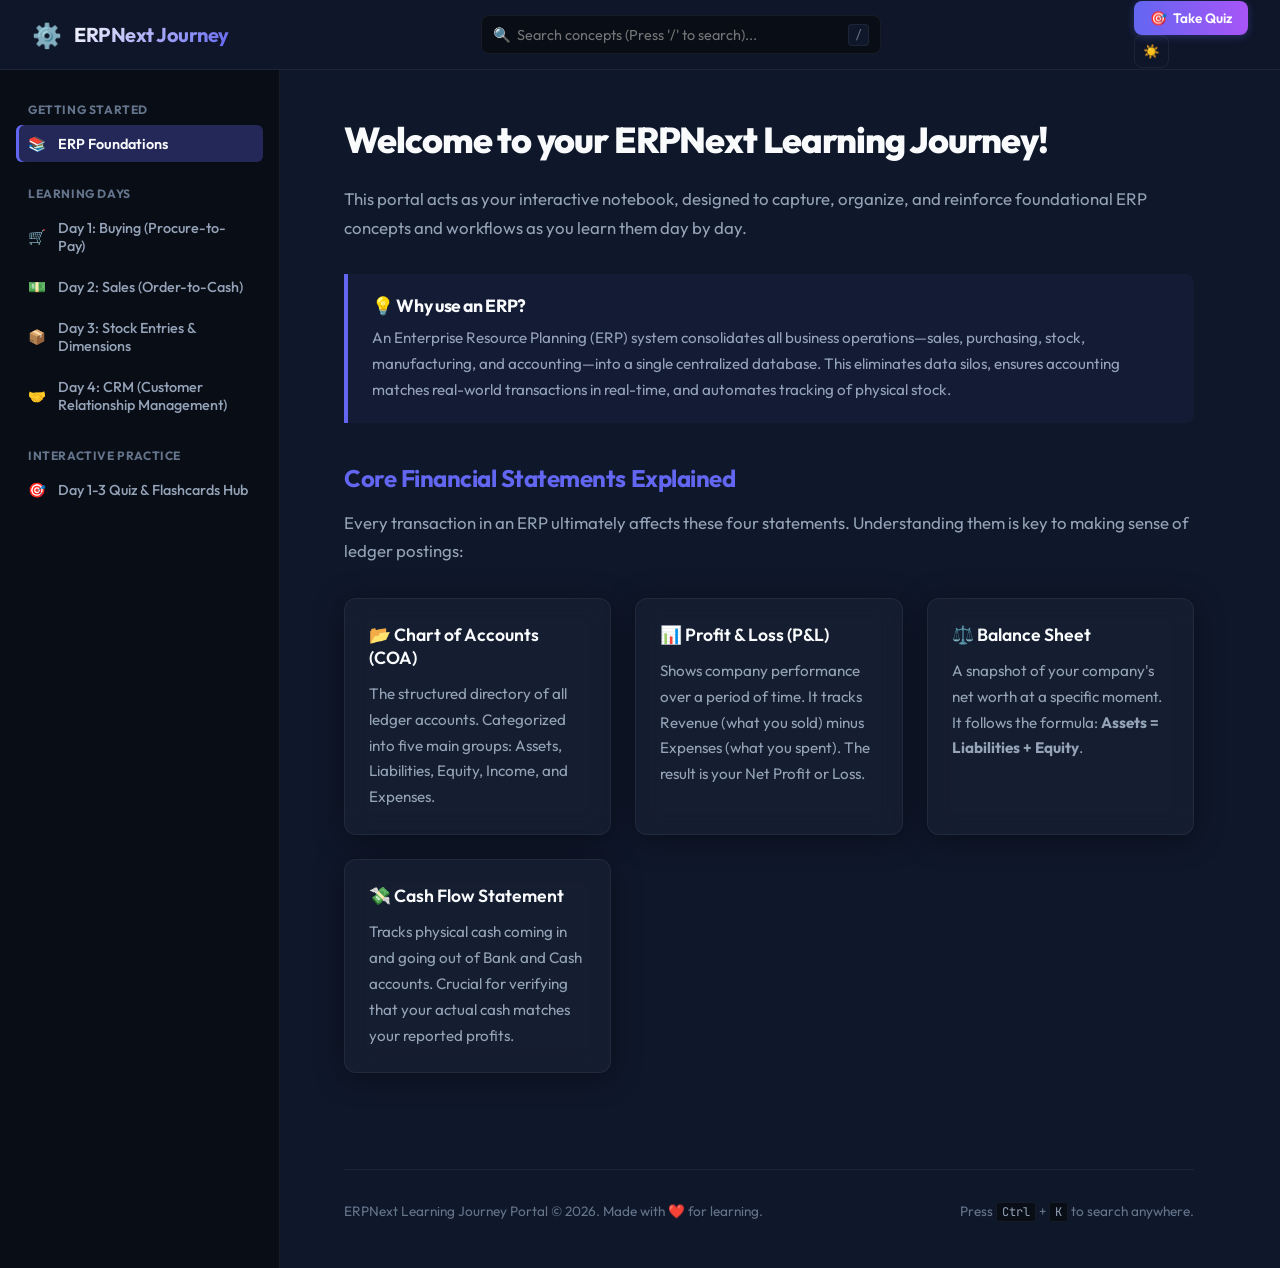
<file: index.html>
<!DOCTYPE html>
<html lang="en" data-theme="dark">
<head>
  <meta charset="UTF-8">
  <meta name="viewport" content="width=device-width, initial-scale=1.0">
  <title>ERPNext Learning Journey Portal</title>
  <!-- Google Fonts -->
  <link rel="preconnect" href="https://fonts.googleapis.com">
  <link rel="preconnect" href="https://fonts.gstatic.com" crossorigin>
  <link href="https://fonts.googleapis.com/css2?family=Outfit:wght@300;400;500;600;700;800&family=JetBrains+Mono:wght@400;500&display=swap" rel="stylesheet">
  <!-- Stylesheet -->
  <link rel="stylesheet" href="styles.css">
</head>
<body>

  <!-- App Container -->
  <div class="app-layout">
    
    <!-- Top Navigation Bar -->
    <header class="navbar">
      <div class="nav-brand">
        <span class="logo-icon">⚙️</span>
        <h1>ERPNext Journey</h1>
      </div>
      
      <!-- Search Input -->
      <div class="search-container">
        <span class="search-icon">🔍</span>
        <input type="text" id="search-input" placeholder="Search concepts (Press '/' to search)..." autocomplete="off">
        <kbd class="shortcut">/</kbd>
      </div>
      
      <!-- Theme Switcher & Quiz Link -->
      <div class="nav-actions">
        <a href="quizNow.html" class="quiz-nav-btn" style="background: linear-gradient(90deg, #6366f1, #a855f7); color: white; padding: 0.5rem 1rem; border-radius: 8px; font-weight: 600; font-size: 0.85rem; text-decoration: none; display: flex; align-items: center; gap: 0.4rem; box-shadow: 0 2px 8px rgba(99,102,241,0.3); transition: transform 0.2s ease;" onmouseover="this.style.transform='scale(1.05)'" onmouseout="this.style.transform='scale(1)'">
          <span>🎯</span> Take Quiz
        </a>
        <button id="theme-toggle" class="theme-btn" title="Toggle Theme">
          <span class="icon-sun">☀️</span>
          <span class="icon-moon">🌙</span>
        </button>
      </div>
      
      <!-- Mobile Sidebar Toggle -->
      <button id="mobile-toggle" class="mobile-toggle-btn">
        <span class="hamburger"></span>
      </button>
    </header>

    <!-- Sidebar Navigation -->
    <aside class="sidebar" id="sidebar">
      <nav class="sidebar-nav" id="sidebar-nav">
        <!-- Sidebar links will be dynamically populated from docsData by app.js -->
      </nav>
    </aside>

    <!-- Main Content Container -->
    <main class="content-wrapper" id="content-wrapper">
      <article class="content-body" id="content-body">
        <!-- Content will be dynamically rendered here based on active page -->
      </article>
      
      <!-- Footer -->
      <footer class="content-footer">
        <p>ERPNext Learning Journey Portal &copy; 2026. Made with ❤️ for learning.</p>
        <p class="small">Press <kbd>Ctrl</kbd> + <kbd>K</kbd> to search anywhere.</p>
      </footer>
    </main>
  </div>

  <!-- Documentation Content Script -->
  <script src="docs-content.js"></script>
  <!-- Application Logic Script -->
  <script src="app.js"></script>
</body>
</html>
</file>
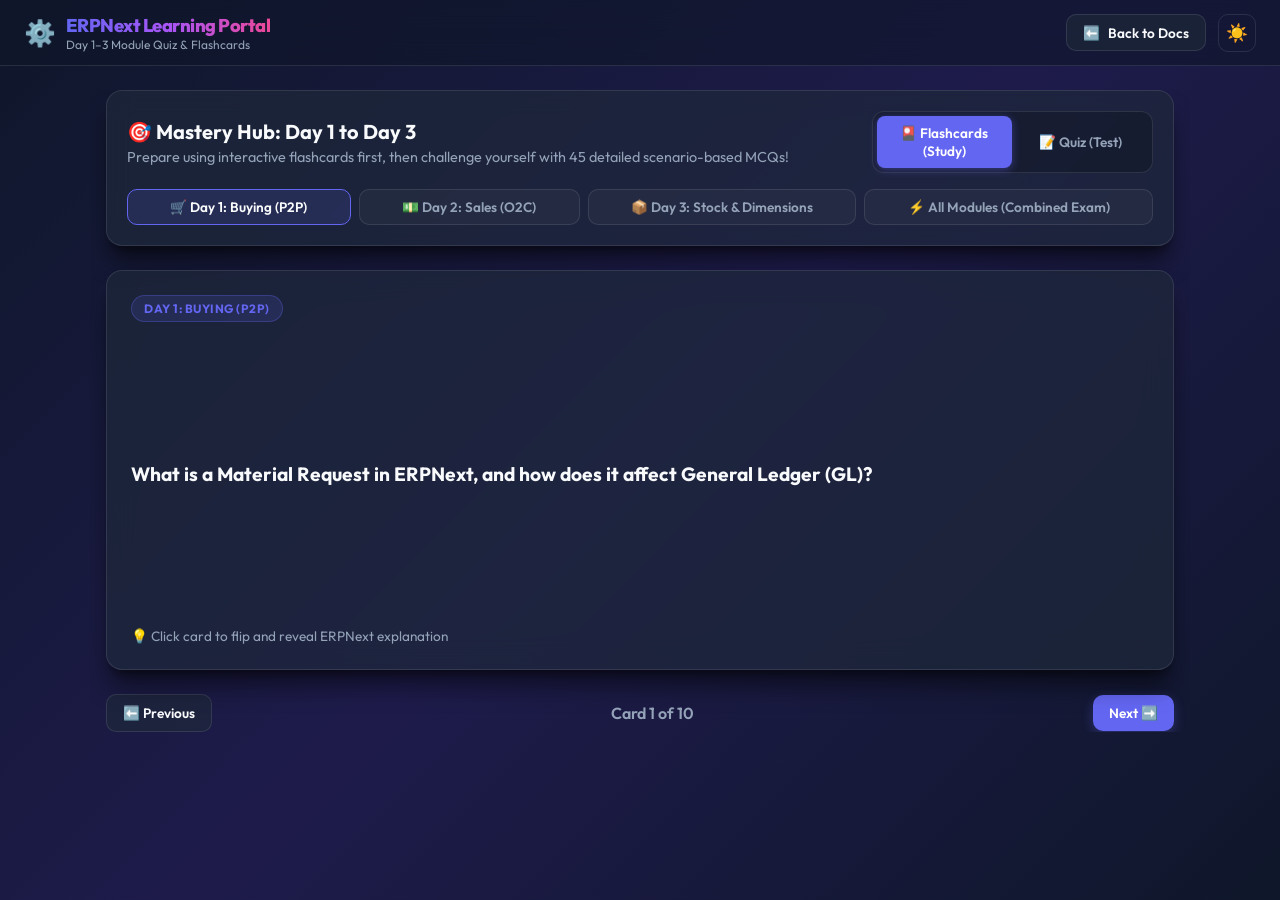
<file: quizNow.html>
<!DOCTYPE html>
<html lang="en" data-theme="dark">
<head>
  <meta charset="UTF-8">
  <meta name="viewport" content="width=device-width, initial-scale=1.0">
  <title>ERPNext Mastery Quiz & Flashcards (Day 1-3)</title>
  <!-- Google Fonts -->
  <link rel="preconnect" href="https://fonts.googleapis.com">
  <link rel="preconnect" href="https://fonts.gstatic.com" crossorigin>
  <link href="https://fonts.googleapis.com/css2?family=Outfit:wght@300;400;500;600;700;800&family=JetBrains+Mono:wght@400;500;600&display=swap" rel="stylesheet">
  
  <style>
    :root {
      --bg-gradient: linear-gradient(135deg, #0f172a 0%, #1e1b4b 50%, #0f172a 100%);
      --bg-card: rgba(30, 41, 59, 0.7);
      --bg-card-hover: rgba(51, 65, 85, 0.8);
      --border-color: rgba(255, 255, 255, 0.1);
      --text-main: #f8fafc;
      --text-muted: #94a3b8;
      --accent-primary: #6366f1;
      --accent-hover: #4f46e5;
      --accent-light: rgba(99, 102, 241, 0.15);
      
      --color-correct: #10b981;
      --color-correct-bg: rgba(16, 185, 129, 0.15);
      --color-correct-border: #10b981;
      
      --color-wrong: #f43f5e;
      --color-wrong-bg: rgba(244, 63, 94, 0.15);
      --color-wrong-border: #f43f5e;
      
      --color-info: #3b82f6;
      --color-info-bg: rgba(59, 130, 246, 0.15);
      
      --shadow-lg: 0 20px 25px -5px rgba(0, 0, 0, 0.5), 0 8px 10px -6px rgba(0, 0, 0, 0.5);
      --radius: 16px;
    }

    [data-theme="light"] {
      --bg-gradient: linear-gradient(135deg, #f8fafc 0%, #e2e8f0 50%, #f1f5f9 100%);
      --bg-card: rgba(255, 255, 255, 0.85);
      --bg-card-hover: rgba(241, 245, 249, 0.95);
      --border-color: rgba(0, 0, 0, 0.1);
      --text-main: #0f172a;
      --text-muted: #64748b;
      --accent-primary: #4f46e5;
      --accent-hover: #4338ca;
      --accent-light: rgba(79, 70, 229, 0.1);
      
      --color-correct-bg: rgba(16, 185, 129, 0.12);
      --color-wrong-bg: rgba(244, 63, 94, 0.12);
      --shadow-lg: 0 20px 25px -5px rgba(0, 0, 0, 0.08);
    }

    html, body {
      overflow-x: hidden;
      width: 100%;
      max-width: 100vw;
    }

    * {
      box-sizing: border-box;
      margin: 0;
      padding: 0;
      font-family: 'Outfit', -apple-system, BlinkMacSystemFont, sans-serif;
      overflow-wrap: break-word;
      word-break: break-word;
    }

    body {
      background: var(--bg-gradient);
      color: var(--text-main);
      min-height: 100vh;
      display: flex;
      flex-direction: column;
      padding-bottom: 3rem;
      transition: background 0.3s ease;
    }

    code, pre {
      font-family: 'JetBrains Mono', monospace;
    }

    /* Top Navigation Header */
    .header {
      background: rgba(15, 23, 42, 0.6);
      backdrop-filter: blur(16px);
      border-bottom: 1px solid var(--border-color);
      position: sticky;
      top: 0;
      z-index: 100;
      padding: 0.85rem 1.5rem;
      display: flex;
      justify-content: space-between;
      align-items: center;
      flex-wrap: wrap;
      gap: 0.75rem;
      width: 100%;
      max-width: 100vw;
      overflow-x: hidden;
    }

    .brand {
      display: flex;
      align-items: center;
      gap: 0.6rem;
      text-decoration: none;
      color: var(--text-main);
    }

    .brand-logo {
      font-size: 1.6rem;
    }

    .brand-title {
      font-size: 1.15rem;
      font-weight: 800;
      letter-spacing: -0.5px;
      background: linear-gradient(90deg, #6366f1, #a855f7, #ec4899);
      -webkit-background-clip: text;
      -webkit-text-fill-color: transparent;
    }

    .header-actions {
      display: flex;
      align-items: center;
      gap: 0.75rem;
    }

    .btn {
      padding: 0.55rem 1rem;
      border-radius: 10px;
      font-weight: 600;
      font-size: 0.85rem;
      cursor: pointer;
      border: none;
      transition: all 0.2s ease;
      display: inline-flex;
      align-items: center;
      gap: 0.5rem;
      text-decoration: none;
    }

    .btn-primary {
      background: var(--accent-primary);
      color: #fff;
      box-shadow: 0 4px 12px rgba(99, 102, 241, 0.3);
    }

    .btn-primary:hover {
      background: var(--accent-hover);
      transform: translateY(-2px);
    }

    .btn-secondary {
      background: var(--bg-card);
      color: var(--text-main);
      border: 1px solid var(--border-color);
    }

    .btn-secondary:hover {
      background: var(--bg-card-hover);
      transform: translateY(-1px);
    }

    .theme-toggle-btn {
      background: transparent;
      border: 1px solid var(--border-color);
      color: var(--text-main);
      width: 38px;
      height: 38px;
      border-radius: 10px;
      cursor: pointer;
      display: flex;
      align-items: center;
      justify-content: center;
      font-size: 1.1rem;
    }

    /* Container */
    .main-container {
      max-width: 1100px;
      margin: 1.5rem auto;
      padding: 0 1rem;
      width: 100%;
      overflow-x: hidden;
    }

    /* App Control Bar */
    .control-card {
      background: var(--bg-card);
      backdrop-filter: blur(12px);
      border: 1px solid var(--border-color);
      border-radius: var(--radius);
      padding: 1.25rem;
      margin-bottom: 1.5rem;
      box-shadow: var(--shadow-lg);
      width: 100%;
    }

    .control-header {
      display: flex;
      justify-content: space-between;
      align-items: flex-start;
      flex-direction: column;
      gap: 1rem;
      margin-bottom: 1rem;
    }

    @media (min-width: 640px) {
      .control-header {
        flex-direction: row;
        align-items: center;
      }
    }

    .control-title {
      font-size: 1.25rem;
      font-weight: 700;
    }

    .mode-switch {
      display: flex;
      background: rgba(0, 0, 0, 0.2);
      padding: 4px;
      border-radius: 12px;
      border: 1px solid var(--border-color);
      width: 100%;
    }

    @media (min-width: 640px) {
      .mode-switch {
        width: auto;
      }
    }

    .mode-btn {
      flex: 1;
      padding: 0.5rem 0.85rem;
      border-radius: 8px;
      border: none;
      background: transparent;
      color: var(--text-muted);
      font-weight: 600;
      font-size: 0.85rem;
      cursor: pointer;
      transition: all 0.2s ease;
      text-align: center;
    }

    .mode-btn.active {
      background: var(--accent-primary);
      color: #fff;
      box-shadow: 0 2px 8px rgba(99, 102, 241, 0.4);
    }

    /* Module Tabs */
    .module-tabs {
      display: flex;
      gap: 0.5rem;
      flex-wrap: wrap;
      width: 100%;
    }

    .module-tab {
      flex: 1 1 auto;
      text-align: center;
      padding: 0.5rem 0.85rem;
      border-radius: 10px;
      border: 1px solid var(--border-color);
      background: rgba(255, 255, 255, 0.03);
      color: var(--text-muted);
      font-weight: 600;
      font-size: 0.85rem;
      cursor: pointer;
      white-space: normal;
      transition: all 0.2s ease;
    }

    .module-tab:hover {
      background: rgba(255, 255, 255, 0.08);
      color: var(--text-main);
    }

    .module-tab.active {
      background: var(--accent-light);
      border-color: var(--accent-primary);
      color: var(--text-main);
    }

    /* ------------------------------------------------------------- */
    /* FLASHCARD MODE STYLES                                         */
    /* ------------------------------------------------------------- */
    .flashcard-wrapper {
      perspective: 1000px;
      margin: 1.5rem 0;
      width: 100%;
    }

    .flashcard {
      width: 100%;
      min-height: 400px;
      position: relative;
      transform-style: preserve-3d;
      transition: transform 0.6s cubic-bezier(0.4, 0, 0.2, 1);
      cursor: pointer;
      border-radius: var(--radius);
    }

    .flashcard.flipped {
      transform: rotateY(180deg);
    }

    .flashcard-face {
      position: absolute;
      top: 0;
      left: 0;
      width: 100%;
      height: 100%;
      backface-visibility: hidden;
      border-radius: var(--radius);
      border: 1px solid var(--border-color);
      background: var(--bg-card);
      backdrop-filter: blur(16px);
      box-shadow: var(--shadow-lg);
      padding: 1.5rem;
      display: flex;
      flex-direction: column;
      justify-content: space-between;
      overflow-y: auto;
    }

    .flashcard-back {
      transform: rotateY(180deg);
      background: rgba(15, 23, 42, 0.95);
      border-color: var(--accent-primary);
    }

    [data-theme="light"] .flashcard-back {
      background: #ffffff;
    }

    .flashcard-badge {
      align-self: flex-start;
      padding: 0.3rem 0.75rem;
      border-radius: 20px;
      font-size: 0.75rem;
      font-weight: 700;
      text-transform: uppercase;
      letter-spacing: 0.5px;
      background: var(--accent-light);
      color: var(--accent-primary);
      border: 1px solid rgba(99, 102, 241, 0.3);
    }

    .flashcard-question {
      font-size: 1.2rem;
      font-weight: 700;
      line-height: 1.5;
      margin: 1.2rem 0;
    }

    .flashcard-hint {
      color: var(--text-muted);
      font-size: 0.85rem;
      display: flex;
      align-items: center;
      gap: 0.5rem;
    }

    .flashcard-answer-text {
      font-size: 1rem;
      line-height: 1.55;
      color: var(--text-main);
      white-space: pre-line;
    }

    .flashcard-analogy {
      background: rgba(59, 130, 246, 0.1);
      border-left: 4px solid var(--color-info);
      padding: 0.85rem;
      border-radius: 8px;
      margin-top: 0.85rem;
      font-size: 0.9rem;
    }

    .flashcard-controls {
      display: flex;
      justify-content: space-between;
      align-items: center;
      margin-top: 1.2rem;
      gap: 0.5rem;
    }

    /* ------------------------------------------------------------- */
    /* QUIZ MODE STYLES                                              */
    /* ------------------------------------------------------------- */
    .quiz-card {
      background: var(--bg-card);
      backdrop-filter: blur(12px);
      border: 1px solid var(--border-color);
      border-radius: var(--radius);
      padding: 1.5rem;
      box-shadow: var(--shadow-lg);
      width: 100%;
    }

    .quiz-header {
      display: flex;
      justify-content: space-between;
      align-items: center;
      margin-bottom: 1.2rem;
      padding-bottom: 0.85rem;
      border-bottom: 1px solid var(--border-color);
      flex-wrap: wrap;
      gap: 0.5rem;
    }

    .quiz-progress-bar-container {
      width: 100%;
      height: 8px;
      background: rgba(255, 255, 255, 0.1);
      border-radius: 4px;
      overflow: hidden;
      margin-bottom: 1.5rem;
    }

    .quiz-progress-bar {
      height: 100%;
      background: linear-gradient(90deg, #6366f1, #a855f7);
      width: 0%;
      transition: width 0.3s ease;
    }

    .question-title {
      font-size: 1.15rem;
      font-weight: 700;
      line-height: 1.45;
      margin-bottom: 1.2rem;
    }

    .options-grid {
      display: grid;
      grid-template-columns: 1fr;
      gap: 0.85rem;
      margin-bottom: 1.5rem;
    }

    .option-btn {
      background: rgba(255, 255, 255, 0.03);
      border: 1px solid var(--border-color);
      border-radius: 12px;
      padding: 1rem;
      text-align: left;
      color: var(--text-main);
      font-size: 0.95rem;
      font-weight: 500;
      cursor: pointer;
      transition: all 0.2s ease;
      display: flex;
      align-items: center;
      gap: 0.85rem;
      width: 100%;
    }

    .option-btn:hover {
      background: rgba(99, 102, 241, 0.1);
      border-color: var(--accent-primary);
      transform: translateX(4px);
    }

    .option-btn.selected {
      background: var(--accent-light);
      border-color: var(--accent-primary);
      box-shadow: 0 0 0 2px var(--accent-primary);
    }

    .option-letter {
      width: 30px;
      height: 30px;
      border-radius: 8px;
      background: rgba(255, 255, 255, 0.1);
      display: flex;
      align-items: center;
      justify-content: center;
      font-weight: 700;
      font-size: 0.85rem;
      flex-shrink: 0;
    }

    .quiz-footer {
      display: flex;
      justify-content: space-between;
      align-items: center;
      gap: 0.75rem;
      flex-wrap: wrap;
    }

    .quiz-footer .btn {
      flex: 1 1 auto;
      justify-content: center;
    }

    /* ------------------------------------------------------------- */
    /* RESULTS & REVIEW SCREEN                                       */
    /* ------------------------------------------------------------- */
    .results-card {
      background: var(--bg-card);
      backdrop-filter: blur(16px);
      border: 1px solid var(--border-color);
      border-radius: var(--radius);
      padding: 1.5rem;
      box-shadow: var(--shadow-lg);
      width: 100%;
    }

    .score-hero {
      text-align: center;
      padding: 1.5rem 0.75rem;
      background: rgba(0, 0, 0, 0.2);
      border-radius: var(--radius);
      margin-bottom: 1.5rem;
      border: 1px solid var(--border-color);
    }

    .score-number {
      font-size: 3rem;
      font-weight: 800;
      background: linear-gradient(90deg, #10b981, #3b82f6);
      -webkit-background-clip: text;
      -webkit-text-fill-color: transparent;
      margin: 0.5rem 0;
    }

    .score-badge {
      display: inline-block;
      padding: 0.4rem 1.2rem;
      border-radius: 20px;
      font-weight: 700;
      font-size: 0.95rem;
      margin-top: 0.75rem;
    }

    .review-filter-bar {
      display: flex;
      gap: 0.5rem;
      margin-bottom: 1.25rem;
      border-bottom: 1px solid var(--border-color);
      padding-bottom: 0.85rem;
      flex-wrap: wrap;
    }

    .filter-btn {
      flex: 1 1 auto;
      padding: 0.45rem 0.75rem;
      border-radius: 8px;
      border: 1px solid var(--border-color);
      background: transparent;
      color: var(--text-muted);
      cursor: pointer;
      font-weight: 600;
      font-size: 0.8rem;
      text-align: center;
    }

    .filter-btn.active {
      background: var(--accent-primary);
      color: #fff;
      border-color: var(--accent-primary);
    }

    /* Question Review Item */
    .review-item {
      border-radius: 12px;
      padding: 1.15rem;
      margin-bottom: 1.2rem;
      border: 1px solid var(--border-color);
      background: rgba(0, 0, 0, 0.15);
      transition: all 0.2s ease;
      width: 100%;
    }

    .review-item.is-correct {
      border-color: var(--color-correct-border);
      background: var(--color-correct-bg);
    }

    .review-item.is-wrong {
      border-color: var(--color-wrong-border);
      background: var(--color-wrong-bg);
    }

    .review-header {
      display: flex;
      justify-content: space-between;
      align-items: center;
      margin-bottom: 0.75rem;
      flex-wrap: wrap;
      gap: 0.5rem;
    }

    .status-tag {
      padding: 0.25rem 0.7rem;
      border-radius: 20px;
      font-size: 0.75rem;
      font-weight: 700;
      text-transform: uppercase;
    }

    .status-tag.correct {
      background: var(--color-correct);
      color: #fff;
    }

    .status-tag.wrong {
      background: var(--color-wrong);
      color: #fff;
    }

    .review-question {
      font-weight: 700;
      font-size: 1rem;
      margin-bottom: 0.85rem;
      line-height: 1.45;
    }

    .review-choices {
      display: flex;
      flex-direction: column;
      gap: 0.5rem;
      margin-bottom: 0.85rem;
    }

    .review-choice {
      padding: 0.65rem 0.85rem;
      border-radius: 8px;
      font-size: 0.85rem;
      border: 1px solid transparent;
      display: flex;
      align-items: center;
      justify-content: space-between;
      flex-wrap: wrap;
      gap: 0.4rem;
    }

    .review-choice.user-pick-wrong {
      background: rgba(244, 63, 94, 0.25);
      border-color: var(--color-wrong);
      color: #fff;
      font-weight: 600;
    }

    .review-choice.correct-choice {
      background: rgba(16, 185, 129, 0.25);
      border-color: var(--color-correct);
      color: #fff;
      font-weight: 600;
    }

    .review-explanation {
      background: rgba(0, 0, 0, 0.3);
      border-left: 3px solid var(--accent-primary);
      padding: 0.85rem;
      border-radius: 6px;
      font-size: 0.85rem;
      line-height: 1.55;
      margin-top: 0.85rem;
    }

    /* Mobile Responsive Overrides */
    @media (max-width: 640px) {
      .header {
        padding: 0.6rem 1rem;
      }
      .brand-title {
        font-size: 1rem;
      }
      .brand-logo {
        font-size: 1.4rem;
      }
      .main-container {
        padding: 0 0.75rem;
        margin: 1rem auto;
      }
      .flashcard {
        min-height: 420px;
      }
      .quiz-card, .results-card, .control-card {
        padding: 1rem;
      }
    }
  </style>
</head>
<body>

  <!-- Top Header Navigation -->
  <header class="header">
    <a href="index.html" class="brand">
      <span class="brand-logo">⚙️</span>
      <div>
        <span class="brand-title">ERPNext Learning Portal</span>
        <div style="font-size: 0.75rem; color: var(--text-muted);">Day 1–3 Module Quiz & Flashcards</div>
      </div>
    </a>
    
    <div class="header-actions">
      <a href="index.html" class="btn btn-secondary">
        <span>⬅️</span> Back to Docs
      </a>
      <button class="theme-toggle-btn" id="theme-toggle" title="Toggle Light/Dark Theme">
        ☀️
      </button>
    </div>
  </header>

  <!-- Main Content Area -->
  <main class="main-container">
    
    <!-- Control Header Card -->
    <div class="control-card">
      <div class="control-header">
        <div>
          <div class="control-title">🎯 Mastery Hub: Day 1 to Day 3</div>
          <p style="color: var(--text-muted); font-size: 0.9rem; margin-top: 4px;">
            Prepare using interactive flashcards first, then challenge yourself with 45 detailed scenario-based MCQs!
          </p>
        </div>
        
        <!-- Mode Switcher -->
        <div class="mode-switch">
          <button class="mode-btn active" id="btn-mode-flashcards">🎴 Flashcards (Study)</button>
          <button class="mode-btn" id="btn-mode-quiz">📝 Quiz (Test)</button>
        </div>
      </div>

      <!-- Module Selector Tabs -->
      <div class="module-tabs">
        <button class="module-tab active" data-module="day1">🛒 Day 1: Buying (P2P)</button>
        <button class="module-tab" data-module="day2">💵 Day 2: Sales (O2C)</button>
        <button class="module-tab" data-module="day3">📦 Day 3: Stock & Dimensions</button>
        <button class="module-tab" data-module="all">⚡ All Modules (Combined Exam)</button>
      </div>
    </div>

    <!-- VIEW CONTAINER: FLASHCARD MODE -->
    <div id="view-flashcards">
      <div class="flashcard-wrapper">
        <div class="flashcard" id="flashcard-element">
          <!-- Card Front -->
          <div class="flashcard-face flashcard-front">
            <span class="flashcard-badge" id="fc-badge">Day 1: Buying</span>
            <div class="flashcard-question" id="fc-question">Loading Flashcard...</div>
            <div class="flashcard-hint">
              <span>💡 Click card to flip and reveal ERPNext explanation</span>
            </div>
          </div>

          <!-- Card Back -->
          <div class="flashcard-face flashcard-back">
            <span class="flashcard-badge" id="fc-badge-back">ERPNext Concept & GL Posting</span>
            <div class="flashcard-answer-text" id="fc-answer">Answer loading...</div>
            <div class="flashcard-analogy" id="fc-analogy">Analogy loading...</div>
            <div class="flashcard-hint" style="color: var(--accent-primary);">
              <span>🔄 Click card again to flip back</span>
            </div>
          </div>
        </div>
      </div>

      <!-- Flashcard Navigation Controls -->
      <div class="flashcard-controls">
        <button class="btn btn-secondary" id="fc-prev-btn">⬅️ Previous</button>
        <span style="font-weight: 600; color: var(--text-muted);" id="fc-counter">Card 1 of 10</span>
        <button class="btn btn-primary" id="fc-next-btn">Next ➡️</button>
      </div>
    </div>

    <!-- VIEW CONTAINER: QUIZ MODE -->
    <div id="view-quiz" style="display: none;">
      <div class="quiz-card">
        <div class="quiz-header">
          <div>
            <span class="flashcard-badge" id="quiz-badge">Day 1 Quiz</span>
            <span style="font-size: 0.9rem; color: var(--text-muted); margin-left: 0.5rem;" id="quiz-question-num">Question 1 of 15</span>
          </div>
          <button class="btn btn-secondary" id="quiz-reset-btn" style="font-size: 0.8rem; padding: 0.4rem 0.8rem;">Restart</button>
        </div>

        <!-- Progress Bar -->
        <div class="quiz-progress-bar-container">
          <div class="quiz-progress-bar" id="quiz-progress-bar"></div>
        </div>

        <!-- Question Body -->
        <div class="question-title" id="quiz-question-text">
          Question text loading...
        </div>

        <!-- MCQ Options Grid -->
        <div class="options-grid" id="quiz-options-grid">
          <!-- Dynamically populated -->
        </div>

        <!-- Quiz Footer Controls -->
        <div class="quiz-footer">
          <button class="btn btn-secondary" id="quiz-prev-btn" disabled>⬅️ Back</button>
          <button class="btn btn-primary" id="quiz-next-btn" disabled>Next Question ➡️</button>
        </div>
      </div>
    </div>

    <!-- VIEW CONTAINER: QUIZ RESULTS & REVIEW -->
    <div id="view-results" style="display: none;">
      <div class="results-card">
        <!-- Score Hero Header -->
        <div class="score-hero">
          <div style="font-size: 1.1rem; font-weight: 600; color: var(--text-muted);">Quiz Completed!</div>
          <div class="score-number" id="res-score-percentage">0%</div>
          <div style="font-size: 1.1rem; color: var(--text-main);" id="res-score-detail">You scored 0 out of 15</div>
          <div class="score-badge" id="res-grade-badge" style="background: var(--accent-light); color: var(--accent-primary);">Grade</div>
        </div>

        <!-- Filter Review Options -->
        <div class="review-filter-bar">
          <button class="filter-btn active" data-filter="all">All MCQs (<span id="cnt-all">15</span>)</button>
          <button class="filter-btn" data-filter="wrong" style="color: var(--color-wrong);">Wrong Only 🔴 (<span id="cnt-wrong">0</span>)</button>
          <button class="filter-btn" data-filter="correct" style="color: var(--color-correct);">Correct Only 🟢 (<span id="cnt-correct">0</span>)</button>
        </div>

        <!-- Detailed MCQs Review Breakdown -->
        <div id="results-review-container">
          <!-- Dynamically populated review cards -->
        </div>

        <!-- Action Buttons -->
        <div style="display: flex; gap: 1rem; margin-top: 2rem; justify-content: center;">
          <button class="btn btn-secondary" id="btn-retake-quiz">🔄 Retake Quiz</button>
          <button class="btn btn-primary" id="btn-back-to-flashcards">🎴 Revise Flashcards</button>
        </div>
      </div>
    </div>

  </main>

  <!-- DATA & APPLICATION LOGIC -->
  <script>
    // =========================================================================
    // 1. DATASETS: FLASHCARDS (30 Total: 10 per day)
    // =========================================================================
    const flashcardsData = {
      day1: [
        {
          module: "Day 1: Buying (P2P)",
          question: "What is a Material Request in ERPNext, and how does it affect General Ledger (GL)?",
          answer: "A Material Request is an internal document created by a department/godown to state stock demand. It does NOT generate any General Ledger (GL) accounting entries and does not move physical stock. It simply updates item status to 'Indented'.",
          analogy: "Urdu Analogy: Godown manager dukan wale ko bolta hai ke 10 laptops chahiye. Yeh internal khabar hai, abhi supplier se koi khareedari nahi hui."
        },
        {
          module: "Day 1: Buying (P2P)",
          question: "Does a Purchase Order (PO) affect company financial ledgers or stock levels?",
          answer: "No! A Purchase Order is a legally binding contract sent to the supplier confirming pricing and quantity. It updates 'Ordered Qty' in stock reports but creates NO GL posting and NO stock physical movement.",
          analogy: "Urdu Analogy: Supplier ko formal order email bheji. Agreement ban gaya par abhi tak laptops dukan mein nahi aaye aur na hi paise diye gaye."
        },
        {
          module: "Day 1: Buying (P2P)",
          question: "What exact GL accounting entry occurs when Goods Receipt Note (GRN / Purchase Receipt) is submitted?",
          answer: "Debit: Stock In Hand (Asset) [Increases inventory value]\nCredit: Stock Received But Not Billed (Temporary Liability) [Records unbilled arrival].",
          analogy: "Urdu Analogy: Laptops godown mein physically aa gaye. Stock asset barh gaya lekin bill pending hone ki wajah se temporary liability create hui."
        },
        {
          module: "Day 1: Buying (P2P)",
          question: "Why is the 'Stock Received But Not Billed' account used during Purchase Receipt?",
          answer: "It acts as a temporary clearing liability account. Because goods have arrived (Asset increased) but the supplier hasn't sent the official invoice yet, accounting standards require matching inventory with an offset clearing liability.",
          analogy: "Urdu Analogy: Yeh holding account hai jo tab tak rehta hai jab tak supplier ka original bill (Invoice) system mein na charh jaye."
        },
        {
          module: "Day 1: Buying (P2P)",
          question: "What exact GL accounting entry occurs when a Purchase Invoice is posted after a Purchase Receipt?",
          answer: "Debit: Stock Received But Not Billed (Clears Temporary Liability)\nCredit: Creditors / Accounts Payable (Establishes Formal Legal Liability).",
          analogy: "Urdu Analogy: Supplier ka bill aa gaya! Temporary liability ko khatam karke supplier ki permanent payable debt (Creditors) record kar li."
        },
        {
          module: "Day 1: Buying (P2P)",
          question: "What exact GL accounting entry occurs during Payment Entry in the P2P cycle?",
          answer: "Debit: Creditors / Accounts Payable (Reduces Liability)\nCredit: Bank / Cash Account (Reduces Asset).",
          analogy: "Urdu Analogy: Bank se check/online transfer karke supplier ke paise chuka diye. Debt clear ho gayi, cash kam ho gaya."
        },
        {
          module: "Day 1: Buying (P2P)",
          question: "What happens if you post a Purchase Invoice directly without creating a Purchase Receipt first?",
          answer: "ERPNext will directly Debit 'Stock In Hand' (Asset) and Credit 'Creditors / Accounts Payable' (Liability), skipping the temporary 'Stock Received But Not Billed' account.",
          analogy: "Urdu Analogy: Customer laptops aur bill ek sath le kar dukan par aa gaya. Direct stock asset aur direct payable book ho gaye."
        },
        {
          module: "Day 1: Buying (P2P)",
          question: "How do Landed Costs (freight, custom duty, transportation) affect Stock Valuation?",
          answer: "Landed Cost Vouchers distribute shipping/custom fees into the item's valuation rate, increasing Stock In Hand (Asset) without increasing item quantity.",
          analogy: "Urdu Analogy: Laptop Rs 40,000 ka tha par Rs 2,000 import duty lagi. Ab laptop ki per-unit cost Rs 42,000 record hogi."
        },
        {
          module: "Day 1: Buying (P2P)",
          question: "Where is 'Stock Received But Not Billed' classified in Financial Statements?",
          answer: "It is classified under Current Liabilities in the Balance Sheet until resolved by a Purchase Invoice.",
          analogy: "Urdu Analogy: Balance sheet ke Liabilities section mein show hota hai jab tak invoice clear na ho."
        },
        {
          module: "Day 1: Buying (P2P)",
          question: "What is a Debit Note in the Buying cycle?",
          answer: "A Debit Note is a Purchase Return document issued to a supplier when returning defective stock, reversing the invoice payable and reducing stock asset.",
          analogy: "Urdu Analogy: Damaged laptop wapis supplier ko bhej kar uske bill mein se paise katwana."
        }
      ],
      day2: [
        {
          module: "Day 2: Sales (O2C)",
          question: "What is a Sales Order, and what stock report parameter does it update?",
          answer: "A Sales Order confirms a customer's order. It makes NO General Ledger postings. It updates 'Reserved Qty' in stock balance to reserve inventory for that customer.",
          analogy: "Urdu Analogy: Customer ne laptop confirm kar diya ke kal lene aayega. Stock side par kar diya (Reserved) takay koi aur na le le."
        },
        {
          module: "Day 2: Sales (O2C)",
          question: "What exact GL accounting entry occurs when a Delivery Note is posted?",
          answer: "Debit: Cost of Goods Sold - COGS (Expense) [at purchasing valuation rate]\nCredit: Stock In Hand (Asset) [at purchasing valuation rate].",
          analogy: "Urdu Analogy: Laptop dukan se nikal kar customer ko de diya. Physical stock kam ho gaya aur unki cost COGS expense ban gayi."
        },
        {
          module: "Day 2: Sales (O2C)",
          question: "Why is Cost of Goods Sold (COGS) recorded during Delivery Note instead of Sales Invoice?",
          answer: "Matching Principle! COGS must be recorded the moment inventory physically leaves the warehouse to reflect real-time inventory reduction.",
          analogy: "Urdu Analogy: Jis waqt maal godown se nikla, usi waqt stock asset ko expense (COGS) mein convert kiya jata hai."
        },
        {
          module: "Day 2: Sales (O2C)",
          question: "What exact GL accounting entry occurs when a Sales Invoice is posted?",
          answer: "Debit: Debtors / Accounts Receivable (Asset) [at selling rate]\nCredit: Sales Revenue (Income) [at selling rate].",
          analogy: "Urdu Analogy: Customer ko official bill pakda diya (e.g. Rs 60,000). Receivable asset ban gaya aur sales income book ho gayi."
        },
        {
          module: "Day 2: Sales (O2C)",
          question: "What exact GL entry occurs when Payment Entry is received from a customer?",
          answer: "Debit: Bank / Cash Account (Asset)\nCredit: Debtors / Accounts Receivable (Asset).",
          analogy: "Urdu Analogy: Customer ne bank transfer ya cash de diya. Bank balance barh gaya, customer ka udhaar (Receivable) clear ho gaya."
        },
        {
          module: "Day 2: Sales (O2C)",
          question: "How is Gross Profit calculated in ERPNext Order-to-Cash process?",
          answer: "Gross Profit = Sales Revenue - Cost of Goods Sold (COGS). Example: Selling 5 Laptops @ Rs 60k (Rs 300k Revenue) - Cost @ Rs 40k (Rs 200k COGS) = Rs 100k Gross Profit.",
          analogy: "Urdu Analogy: Kitne ka becha (Revenue) minus kitne ka khareeda tha (COGS) = Munafa (Gross Profit)."
        },
        {
          module: "Day 2: Sales (O2C)",
          question: "What happens if a Sales Invoice is created directly without a Delivery Note?",
          answer: "ERPNext combines both steps into one: it debits Debtors & COGS, and credits Sales Revenue & Stock In Hand simultaneously.",
          analogy: "Urdu Analogy: Customer counter par aaya, cash/invoice diya aur laptop turant le gaya. Single step sale."
        },
        {
          module: "Day 2: Sales (O2C)",
          question: "What is a Credit Note in the Sales cycle?",
          answer: "A Credit Note is a Sales Return document. It reverses the customer's invoice balance (reduces Debtors) and puts returned items back into Stock Asset.",
          analogy: "Urdu Analogy: Customer ne laptop wapis kar diya. Uska bill cancel hua aur laptop wapis godown stock mein aa gaya."
        },
        {
          module: "Day 2: Sales (O2C)",
          question: "Does customer advance payment generate a Sales Revenue entry?",
          answer: "No! Customer Advance is recorded as a Liability ('Advance from Customers') until the formal Sales Invoice is generated.",
          analogy: "Urdu Analogy: Advance paise pakadna income nahi hoti jab tak maal na becha jaye ya bill na bane."
        },
        {
          module: "Day 2: Sales (O2C)",
          question: "Where does Cost of Goods Sold (COGS) appear in Financial Statements?",
          answer: "COGS appears on the Profit & Loss (P&L) Statement as a direct operating cost subtracted from Gross Revenue.",
          analogy: "Urdu Analogy: P&L statement mein Gross Revenue ke theek neeche expense ke taur par minus hota hai."
        }
      ],
      day3: [
        {
          module: "Day 3: Stock & Dimensions",
          question: "What is a Material Issue entry in ERPNext Stock Module?",
          answer: "Material Issue is used to remove inventory from a warehouse for internal company use (e.g. employee laptops, R&D testing, or scrapped damaged goods).",
          analogy: "Urdu Analogy: Office staff ke use ke liye ya laptop tootne par stock se nikalna."
        },
        {
          module: "Day 3: Stock & Dimensions",
          question: "What is the exact GL accounting entry for a Material Issue?",
          answer: "Debit: Expense Account (e.g. IT Expense / Stock Adjustment)\nCredit: Stock In Hand (Asset).",
          analogy: "Urdu Analogy: Stock asset kam ho jata hai aur uski valuation value IT Expense ledger mein chali jati hai."
        },
        {
          module: "Day 3: Stock & Dimensions",
          question: "What is a Material Transfer entry in ERPNext?",
          answer: "Material Transfer moves physical stock between two internal warehouses (e.g. Stores Warehouse to Retail Shop Warehouse).",
          analogy: "Urdu Analogy: Main godown se nikal kar shop ke godown mein rakhna."
        },
        {
          module: "Day 3: Stock & Dimensions",
          question: "What is the net financial asset impact of a standard Material Transfer within the same company?",
          answer: "Zero Net Impact on Total Assets! Target Warehouse Stock In Hand is Debited and Source Warehouse Stock In Hand is Credited. Total Balance Sheet stock asset value stays identical.",
          analogy: "Urdu Analogy: Ek jeb se nikal kar dusri jeb mein rakhna. Total malikana worth same rehti hai."
        },
        {
          module: "Day 3: Stock & Dimensions",
          question: "What is a Material Receipt entry in ERPNext?",
          answer: "Material Receipt brings stock into a warehouse without buying from a supplier (e.g. opening stock initialization, audit surplus, or sample gifts).",
          analogy: "Urdu Analogy: Audit mein extra laptop nikla ya opening stock system mein daalna."
        },
        {
          module: "Day 3: Stock & Dimensions",
          question: "What is the exact GL accounting entry for a Material Receipt?",
          answer: "Debit: Stock In Hand (Asset)\nCredit: Stock Adjustment / Temporary Opening Account.",
          analogy: "Urdu Analogy: Stock asset barh gaya aur offset credit gain/adjustment account ko mil gaya."
        },
        {
          module: "Day 3: Stock & Dimensions",
          question: "What are Accounting Dimensions in ERPNext?",
          answer: "Accounting Dimensions are custom tagging fields (like Department, Branch, Territory, Project) attached to financial transactions for multi-dimensional reporting.",
          analogy: "Urdu Analogy: Har kharcha par tag lagana (e.g. 'Marketing Dept') takay Chart of Accounts ko faltu bara na karna pare."
        },
        {
          module: "Day 3: Stock & Dimensions",
          question: "Why use Accounting Dimensions instead of expanding Chart of Accounts (COA)?",
          answer: "Expanding COA leads to hundreds of duplicate ledger accounts (e.g., Office Expense - HR, Office Expense - Sales). Dimensions keep COA clean with 1 account tagged dynamically.",
          analogy: "Urdu Analogy: 10 alag khate kholne ki bajaye 1 khata rakho aur transaction karte waqt tag/dimension select kar lo."
        },
        {
          module: "Day 3: Stock & Dimensions",
          question: "Which Accounting Dimensions are built-in by default in ERPNext?",
          answer: "Cost Center and Project are pre-built system dimensions available across almost all vouchers.",
          analogy: "Urdu Analogy: Cost Center aur Project ERPNext mein pehle se bani hui default dimensions hain."
        },
        {
          module: "Day 3: Stock & Dimensions",
          question: "How do Dimensions enhance Profit & Loss (P&L) reporting?",
          answer: "They allow instant filtering of P&L and General Ledger reports by Department, Branch, or Project to measure granular department-wise profitability.",
          analogy: "Urdu Analogy: Aap P&L khol kar dekh sakte hain ke sirf HR Department ka total kharcha kitna hua."
        }
      ]
    };

    // Combine all flashcards for 'all' tab
    flashcardsData.all = [
      ...flashcardsData.day1,
      ...flashcardsData.day2,
      ...flashcardsData.day3
    ];

    // =========================================================================
    // 2. DATASETS: QUIZ MCQS (45 Total: 15 per day)
    // =========================================================================
    const quizData = {
      day1: [
        {
          question: "1. A Godown Manager creates a Material Request for 10 Laptops in ERPNext. What is the immediate effect on the General Ledger (GL) and Stock Asset?",
          options: [
            "A) Debit Stock In Hand Rs 400,000 and Credit Accounts Payable",
            "B) Debit Stock Received But Not Billed and Credit Bank",
            "C) No GL posting occurs and physical stock stays unchanged (Status becomes 'Indented')",
            "D) Stock Asset increases and Ordered Qty decreases"
          ],
          correct: 2,
          explanation: "Material Request is purely an internal demand document. It does NOT generate any accounting entries (No GL Posting) and does NOT change physical warehouse stock."
        },
        {
          question: "2. When a Purchase Order (PO) is submitted to a supplier, which of the following statements is TRUE?",
          options: [
            "A) It is legally binding and updates 'Ordered Qty' in stock reports, but creates NO GL entry",
            "B) It debits Accounts Payable and credits Bank immediately",
            "C) It increases physical Stock In Hand in the warehouse",
            "D) It credits Stock Received But Not Billed"
          ],
          correct: 0,
          explanation: "A Purchase Order is a legally binding contract that reserves supplier commitment and updates 'Ordered Qty' in reports, but financial accounting and stock assets remain unaffected until goods arrive."
        },
        {
          question: "3. 10 Laptops (value Rs 40,000 each) physically arrive at your warehouse and you submit a Purchase Receipt (GRN). What is the exact GL posting?",
          options: [
            "A) Dr: Creditors Rs 400,000 | Cr: Bank Rs 400,000",
            "B) Dr: Stock In Hand Rs 400,000 | Cr: Stock Received But Not Billed Rs 400,000",
            "C) Dr: Stock Received But Not Billed Rs 400,000 | Cr: Creditors Rs 400,000",
            "D) Dr: COGS Rs 400,000 | Cr: Stock In Hand Rs 400,000"
          ],
          correct: 1,
          explanation: "Purchase Receipt records physical stock entry into warehouse asset (Debit Stock In Hand) and offsets it against a temporary liability (Credit Stock Received But Not Billed)."
        },
        {
          question: "4. Why is the 'Stock Received But Not Billed' temporary account credited during Purchase Receipt?",
          options: [
            "A) To record profit on purchase",
            "B) To track temporary liability because physical stock has arrived but supplier bill is pending",
            "C) To pay tax to the government",
            "D) To decrease cash balance in bank"
          ],
          correct: 1,
          explanation: "Because goods have physically arrived (increasing Stock Asset), accounting rules require matching it with a temporary liability account until the formal supplier invoice arrives."
        },
        {
          question: "5. When the Accounts Department receives the official supplier invoice and posts a Purchase Invoice after Purchase Receipt, what GL entry occurs?",
          options: [
            "A) Dr: Stock Received But Not Billed | Cr: Creditors / Accounts Payable",
            "B) Dr: Stock In Hand | Cr: Cash",
            "C) Dr: Creditors | Cr: Stock Received But Not Billed",
            "D) Dr: Sales Revenue | Cr: Debtors"
          ],
          correct: 0,
          explanation: "The Purchase Invoice clears the temporary liability 'Stock Received But Not Billed' (Debit) and establishes the formal legal debt in 'Creditors / Accounts Payable' (Credit)."
        },
        {
          question: "6. During Payment Entry in Procure-to-Pay (P2P), Rs 400,000 is transferred from Bank to Supplier. What is the GL entry?",
          options: [
            "A) Dr: Bank Account | Cr: Creditors",
            "B) Dr: Creditors / Accounts Payable | Cr: Bank / Cash Account",
            "C) Dr: Stock In Hand | Cr: Bank",
            "D) Dr: COGS | Cr: Bank"
          ],
          correct: 1,
          explanation: "Payment Entry settles the payable obligation: Debiting Creditors (reducing liability to 0) and Crediting Bank (reducing cash asset)."
        },
        {
          question: "7. If you create a Purchase Invoice directly WITHOUT making a Purchase Receipt first, how does ERPNext post to the GL?",
          options: [
            "A) It blocks the user and throws an error",
            "B) Direct Dr: Stock In Hand | Cr: Creditors / Accounts Payable",
            "C) Dr: Stock Received But Not Billed | Cr: Bank",
            "D) Dr: Expense | Cr: Stock In Hand"
          ],
          correct: 1,
          explanation: "When Purchase Receipt is bypassed, ERPNext posts directly between Stock Asset and Accounts Payable liability."
        },
        {
          question: "8. Freight charges of Rs 20,000 were incurred while importing laptops. If added via Landed Cost Voucher, how does it affect stock?",
          options: [
            "A) Increases laptop quantity by 2 units",
            "B) Increases total valuation value of Stock In Hand without changing quantity",
            "C) Decreases Stock In Hand value",
            "D) Posts directly to Sales Revenue"
          ],
          correct: 1,
          explanation: "Landed Cost Vouchers distribute additional landing costs (freight, duties) into item valuation rates, increasing inventory asset value without adding item quantities."
        },
        {
          question: "9. Where is the 'Stock Received But Not Billed' balance listed on company Financial Statements?",
          options: [
            "A) Profit & Loss Expense",
            "B) Balance Sheet -> Current Liabilities",
            "C) Balance Sheet -> Fixed Assets",
            "D) Cash Flow Operating Income"
          ],
          correct: 1,
          explanation: "It represents an unbilled goods obligation, classified under Current Liabilities on the Balance Sheet."
        },
        {
          question: "10. What document is created in ERPNext when returning defective laptops back to the supplier after receiving invoice?",
          options: [
            "A) Delivery Note",
            "B) Credit Note",
            "C) Debit Note (Purchase Return)",
            "D) Material Request"
          ],
          correct: 2,
          explanation: "A Debit Note is a Purchase Return document that reduces Accounts Payable and reverses inventory."
        },
        {
          question: "11. What is the stock status of an item after submitting a Purchase Order?",
          options: [
            "A) Indented",
            "B) Reserved",
            "C) Ordered",
            "D) Issued"
          ],
          correct: 2,
          explanation: "Submitting a PO updates the Stock Status to 'Ordered Qty' in stock inventory reports."
        },
        {
          question: "12. In P2P cycle, if supplier requests 20% advance payment before shipping laptops, which document records this in ERPNext?",
          options: [
            "A) Purchase Order",
            "B) Payment Entry with Type 'Pay' against PO (Advance)",
            "C) Material Request",
            "D) Stock Entry"
          ],
          correct: 1,
          explanation: "Payment Entry with 'Advance' against PO records advance payment to supplier before invoice is generated."
        },
        {
          question: "13. What happens to 'Stock Received But Not Billed' once Purchase Invoice is submitted?",
          options: [
            "A) It doubles in value",
            "B) Its balance drops to zero as it gets cleared by Debit entry",
            "C) It transfers to Sales Income",
            "D) It turns into an Asset"
          ],
          correct: 1,
          explanation: "Posting the Purchase Invoice debits the temporary account, reducing its liability balance to zero."
        },
        {
          question: "14. True or False: Material Request requires supplier selection before saving.",
          options: [
            "A) True",
            "B) False (It is an internal request, supplier is assigned during Purchase Order)"
          ],
          correct: 1,
          explanation: "False! Material Request is purely internal within the company. Supplier is selected later during Quotation/PO stage."
        },
        {
          question: "15. An auditor finds physical laptops in godown but no supplier invoice in system. Which temporary account balance reflects this discrepancy?",
          options: [
            "A) Debtors",
            "B) Stock Received But Not Billed",
            "C) Cost of Goods Sold",
            "D) Sales Revenue"
          ],
          correct: 1,
          explanation: "Goods received without invoice remain in 'Stock Received But Not Billed'."
        }
      ],
      day2: [
        {
          question: "1. A customer confirms an order for 5 Laptops. You create a Sales Order in ERPNext. What stock report field is updated?",
          options: [
            "A) Indented Qty",
            "B) Ordered Qty",
            "C) Reserved Qty (No GL posting made)",
            "D) Stock In Hand Qty"
          ],
          correct: 2,
          explanation: "Sales Order reserves stock for the customer by updating 'Reserved Qty' to prevent double selling, but generates NO GL posting."
        },
        {
          question: "2. When shipping 5 Laptops to customer via Delivery Note, what exact GL posting occurs?",
          options: [
            "A) Dr: Debtors | Cr: Sales Revenue",
            "B) Dr: Cost of Goods Sold (COGS) | Cr: Stock In Hand (at valuation rate)",
            "C) Dr: Bank | Cr: Debtors",
            "D) Dr: Stock In Hand | Cr: COGS"
          ],
          correct: 1,
          explanation: "Delivery Note records physical inventory outflow: Debiting COGS expense and Crediting Stock In Hand asset at valuation rate."
        },
        {
          question: "3. At what rate is Cost of Goods Sold (COGS) evaluated during Delivery Note?",
          options: [
            "A) Customer Selling Price (Rs 60,000)",
            "B) Item Purchase Valuation Rate (Rs 40,000)",
            "C) Market Retail Rate",
            "D) Zero Rate"
          ],
          correct: 1,
          explanation: "COGS is always recognized at the original purchase valuation rate (cost rate) to calculate true profit margins."
        },
        {
          question: "4. You issue a Sales Invoice of Rs 300,000 (5 Laptops @ Rs 60,000). What exact GL entry is created?",
          options: [
            "A) Dr: Debtors / Accounts Receivable Rs 300,000 | Cr: Sales Revenue Rs 300,000",
            "B) Dr: COGS Rs 300,000 | Cr: Stock In Hand Rs 300,000",
            "C) Dr: Bank Rs 300,000 | Cr: Debtors Rs 300,000",
            "D) Dr: Sales Revenue | Cr: Creditors"
          ],
          correct: 0,
          explanation: "Sales Invoice establishes legal customer receivable asset (Debit Debtors) and recognizes business revenue (Credit Sales Revenue)."
        },
        {
          question: "5. Customer pays Rs 300,000 via bank transfer. What is the GL entry for Payment Entry (O2C)?",
          options: [
            "A) Dr: Debtors | Cr: Bank",
            "B) Dr: Bank / Cash Account Rs 300,000 | Cr: Debtors / Accounts Receivable Rs 300,000",
            "C) Dr: Sales Revenue | Cr: Bank",
            "D) Dr: COGS | Cr: Debtors"
          ],
          correct: 1,
          explanation: "Receiving payment increases Bank asset (Debit) and clears customer receivable balance (Credit Debtors)."
        },
        {
          question: "6. Calculate Gross Profit: Sold 5 Laptops @ Rs 60,000 each (Total Sales: Rs 300,000). Laptops were bought @ Rs 40,000 each (Total COGS: Rs 200,000).",
          options: [
            "A) Rs 300,000",
            "B) Rs 200,000",
            "C) Rs 100,000",
            "D) Rs 500,000"
          ],
          correct: 2,
          explanation: "Gross Profit = Sales Revenue (Rs 300k) - COGS (Rs 200k) = Rs 100,000."
        },
        {
          question: "7. Why is COGS recorded at Delivery Note stage instead of Sales Invoice stage in ERPNext?",
          options: [
            "A) Because ERPNext requires it for tax calculation",
            "B) Matching Principle: COGS must be booked when physical stock leaves the godown",
            "C) To increase bank balance",
            "D) To decrease customer debt"
          ],
          correct: 1,
          explanation: "Inventory outflow happens at Delivery Note, so stock asset reduction and COGS expense recognition occur simultaneously."
        },
        {
          question: "8. What document is created when a customer returns 1 laptop after being invoiced?",
          options: [
            "A) Debit Note",
            "B) Credit Note (Sales Return)",
            "C) Material Issue",
            "D) Purchase Order"
          ],
          correct: 1,
          explanation: "A Credit Note is a Sales Return document that reduces customer debt and restores stock back to inventory."
        },
        {
          question: "9. Does issuing a Sales Order increase company Sales Revenue on the Profit & Loss statement?",
          options: [
            "A) Yes, immediately",
            "B) No, revenue is only booked when Sales Invoice is submitted"
          ],
          correct: 1,
          explanation: "Sales Order is an unearned agreement. Revenue is recognized only when Sales Invoice is posted."
        },
        {
          question: "10. Where does Debtors / Accounts Receivable appear in the Financial Statements?",
          options: [
            "A) Profit & Loss Income",
            "B) Balance Sheet -> Current Assets",
            "C) Balance Sheet -> Liabilities",
            "D) Cash Flow Financing"
          ],
          correct: 1,
          explanation: "Debtors represents money owed by customers to the company, classified as Current Assets."
        },
        {
          question: "11. If a customer pays 50% advance money upon booking a Sales Order, where is this advance credited in GL?",
          options: [
            "A) Sales Revenue",
            "B) Advance from Customers (Liability Account)",
            "C) Stock In Hand",
            "D) COGS"
          ],
          correct: 1,
          explanation: "Customer advance money is an unearned liability until the goods are invoiced."
        },
        {
          question: "12. What happens to 'Reserved Qty' when a Delivery Note is posted against a Sales Order?",
          options: [
            "A) Increases by 5",
            "B) Decreases (cleared) as reserved items are now physically delivered",
            "C) Stays permanently reserved",
            "D) Transfers to Indented Qty"
          ],
          correct: 1,
          explanation: "Delivery Note fulfills the Sales Order, clearing the Reserved Qty status."
        },
        {
          question: "13. In ERPNext, what is POS Invoice used for?",
          options: [
            "A) Long term buying contracts",
            "B) Retail Point-of-Sale direct sales combining Delivery, Invoice, and Payment in 1 step",
            "C) Supplier returns",
            "D) Manufacturing BOM"
          ],
          correct: 1,
          explanation: "POS Invoice simplifies counter retail sales by combining delivery, billing, and cash collection in one screen."
        },
        {
          question: "14. If a company sells laptops at a 10% cash discount, how is the net revenue recorded?",
          options: [
            "A) Full revenue without discount",
            "B) Sales Revenue is credited net of discount (or Discount Allowed expense account is debited)",
            "C) Discount is charged to supplier",
            "D) Stock asset increases"
          ],
          correct: 1,
          explanation: "Discounts reduce net Sales Revenue or are tracked separately under Discount Allowed expense."
        },
        {
          question: "15. What is the net balance of Debtors account after Payment Entry is fully settled?",
          options: [
            "A) Equal to total sale amount",
            "B) Zero (0)",
            "C) Negative balance",
            "D) Equal to COGS"
          ],
          correct: 1,
          explanation: "Full payment clears customer receivable balance back to zero."
        }
      ],
      day3: [
        {
          question: "1. What is the primary purpose of a 'Material Issue' stock entry in ERPNext?",
          options: [
            "A) Buying stock from supplier",
            "B) Issuing inventory internally for office use, employee laptops, R&D, or scrapping damaged items",
            "C) Selling laptops to retail customers",
            "D) Transferring stock between warehouses"
          ],
          correct: 1,
          explanation: "Material Issue is used for internal stock consumption or scrapping, removing goods from warehouse inventory."
        },
        {
          question: "2. What exact GL entry occurs when posting a Material Issue for 10 Laptops (val 50k each) used by Marketing Dept?",
          options: [
            "A) Dr: IT Expense Rs 500,000 | Cr: Stock In Hand (Stores) Rs 500,000",
            "B) Dr: Stock In Hand | Cr: IT Expense",
            "C) Dr: Debtors | Cr: Sales Revenue",
            "D) Dr: Creditors | Cr: Bank"
          ],
          correct: 0,
          explanation: "Material Issue reduces Stock Asset (Credit Stock In Hand) and charges item value to Expense (Debit IT Expense)."
        },
        {
          question: "3. What is the net financial impact on Total Company Assets during a standard Material Transfer between internal warehouses?",
          options: [
            "A) Total Assets increase by Rs 500,000",
            "B) Total Assets decrease by Rs 500,000",
            "C) Zero Net Impact! (Target Warehouse asset +500k, Source Warehouse asset -500k)",
            "D) Profit increases"
          ],
          correct: 2,
          explanation: "Internal transfers move stock within company boundaries. Target stock asset increases while source decreases equally, leaving total net assets unchanged."
        },
        {
          question: "4. When is a 'Material Receipt' stock entry used in ERPNext?",
          options: [
            "A) Receiving goods against Purchase Order from supplier",
            "B) Receiving stock without supplier invoice (e.g. opening inventory initialization or audit surplus)",
            "C) Shipping goods to customer",
            "D) Scrapping damaged stock"
          ],
          correct: 1,
          explanation: "Material Receipt is for non-purchased stock entry such as opening balance or audit inventory gains."
        },
        {
          question: "5. What exact GL entry is posted during a Material Receipt entry?",
          options: [
            "A) Dr: Creditors | Cr: Stock In Hand",
            "B) Dr: Stock In Hand (Asset) | Cr: Stock Adjustment / Gain Account",
            "C) Dr: COGS | Cr: Bank",
            "D) Dr: Debtors | Cr: Sales Revenue"
          ],
          correct: 1,
          explanation: "Material Receipt increases Stock In Hand (Debit) and credits Stock Adjustment gain account."
        },
        {
          question: "6. What are Accounting Dimensions in ERPNext?",
          options: [
            "A) Physical length and weight of laptops",
            "B) Custom tagging fields (like Department, Branch, Project) attached to GL entries for multi-dimensional reporting",
            "C) Warehouse shelf locations",
            "D) Tax rate brackets"
          ],
          correct: 1,
          explanation: "Accounting Dimensions allow tagging financial vouchers by department, branch, or project without cluttering Chart of Accounts."
        },
        {
          question: "7. Why is using Accounting Dimensions better than creating sub-accounts in the Chart of Accounts (COA)?",
          options: [
            "A) COA cannot track money",
            "B) Dimensions prevent COA inflation (e.g. 1 Office Expense account tagged dynamically vs 20 duplicate accounts)",
            "C) Dimensions double company profit",
            "D) Dimensions eliminate taxes"
          ],
          correct: 1,
          explanation: "Dimensions keep COA clean and structured while offering full department-level reporting."
        },
        {
          question: "8. Which two Accounting Dimensions are pre-built by default in ERPNext?",
          options: [
            "A) Department & Branch",
            "B) Cost Center & Project",
            "C) Supplier & Customer",
            "D) Warehouse & Item"
          ],
          correct: 1,
          explanation: "Cost Center and Project are standard built-in dimensions in ERPNext."
        },
        {
          question: "9. If you issue laptops for HR team and tag 'HR Department' dimension, how can management view this later?",
          options: [
            "A) Filter General Ledger or Profit & Loss report by 'HR Department' dimension",
            "B) It cannot be viewed",
            "C) Only on Stock Summary report",
            "D) On Bank Statement only"
          ],
          correct: 0,
          explanation: "Financial reports in ERPNext allow filtering by any accounting dimension for granular analysis."
        },
        {
          question: "10. What stock valuation methods are supported in ERPNext stock entries?",
          options: [
            "A) FIFO (First In First Out) and Moving Average",
            "B) Random guessing",
            "C) Fixed static rate only",
            "D) Selling price valuation"
          ],
          correct: 0,
          explanation: "ERPNext supports FIFO and Moving Average valuation methods for perpetual inventory accounting."
        },
        {
          question: "11. What is perpetual inventory system in ERPNext?",
          options: [
            "A) Stock entries automatically post matching Real-Time General Ledger entries",
            "B) Manual ledger posting at end of year only",
            "C) No stock ledger tracking",
            "D) Counting stock by hand daily"
          ],
          correct: 0,
          explanation: "Perpetual inventory synchronizes physical stock movements with real-time General Ledger accounting postings."
        },
        {
          question: "12. If 2 laptops are broken during warehouse transit, which entry should be posted?",
          options: [
            "A) Material Receipt",
            "B) Material Issue (Scrap / Loss Expense)",
            "C) Sales Order",
            "D) Purchase Receipt"
          ],
          correct: 1,
          explanation: "Material Issue removes damaged items from inventory and charges them as expense."
        },
        {
          question: "13. True or False: Material Transfer between warehouses in 2 different companies creates GL postings.",
          options: [
            "A) True (Cross-company transfers require inter-company GL entries)",
            "B) False"
          ],
          correct: 0,
          explanation: "True! Inter-company transfers involve legal entity boundaries, generating corresponding GL entries."
        },
        {
          question: "14. What tool is used in ERPNext to sync physical stock count with system stock count after annual audit?",
          options: [
            "A) Stock Reconciliation",
            "B) Purchase Order",
            "C) Sales Invoice",
            "D) Payment Entry"
          ],
          correct: 0,
          explanation: "Stock Reconciliation allows updating physical count and valuation to match actual physical audit counts."
        },
        {
          question: "15. Does creating a Custom Accounting Dimension require modifying core ERPNext Python code?",
          options: [
            "A) Yes",
            "B) No, it can be created directly from Doctype 'Accounting Dimension' in UI"
          ],
          correct: 1,
          explanation: "No! Accounting Dimensions are fully configurable via the ERPNext user interface."
        }
      ]
    };

    // Combine all questions for 'all' tab
    quizData.all = [
      ...quizData.day1,
      ...quizData.day2,
      ...quizData.day3
    ];

    // =========================================================================
    // 3. APPLICATION STATE & LOGIC
    // =========================================================================
    let currentModule = "day1"; // day1, day2, day3, all
    let currentMode = "flashcards"; // flashcards, quiz, results

    // Flashcard State
    let fcIndex = 0;
    let fcFlipped = false;

    // Quiz State
    let quizIndex = 0;
    let userAnswers = []; // Stores selected option index per question

    // DOM Elements
    const elThemeToggle = document.getElementById("theme-toggle");
    const elBtnModeFc = document.getElementById("btn-mode-flashcards");
    const elBtnModeQuiz = document.getElementById("btn-mode-quiz");
    const elModuleTabs = document.querySelectorAll(".module-tab");

    const elViewFc = document.getElementById("view-flashcards");
    const elViewQuiz = document.getElementById("view-quiz");
    const elViewResults = document.getElementById("view-results");

    // Flashcard DOM
    const elFcCard = document.getElementById("flashcard-element");
    const elFcBadge = document.getElementById("fc-badge");
    const elFcQuestion = document.getElementById("fc-question");
    const elFcAnswer = document.getElementById("fc-answer");
    const elFcAnalogy = document.getElementById("fc-analogy");
    const elFcCounter = document.getElementById("fc-counter");
    const elFcPrevBtn = document.getElementById("fc-prev-btn");
    const elFcNextBtn = document.getElementById("fc-next-btn");

    // Quiz DOM
    const elQuizBadge = document.getElementById("quiz-badge");
    const elQuizQuestionNum = document.getElementById("quiz-question-num");
    const elQuizProgressBar = document.getElementById("quiz-progress-bar");
    const elQuizQuestionText = document.getElementById("quiz-question-text");
    const elQuizOptionsGrid = document.getElementById("quiz-options-grid");
    const elQuizPrevBtn = document.getElementById("quiz-prev-btn");
    const elQuizNextBtn = document.getElementById("quiz-next-btn");
    const elQuizResetBtn = document.getElementById("quiz-reset-btn");

    // Results DOM
    const elResPercentage = document.getElementById("res-score-percentage");
    const elResScoreDetail = document.getElementById("res-score-detail");
    const elResGradeBadge = document.getElementById("res-grade-badge");
    const elReviewContainer = document.getElementById("results-review-container");
    const elCntAll = document.getElementById("cnt-all");
    const elCntWrong = document.getElementById("cnt-wrong");
    const elCntCorrect = document.getElementById("cnt-correct");
    const elFilterBtns = document.querySelectorAll(".filter-btn");

    // --- THEME TOGGLE ---
    elThemeToggle.addEventListener("click", () => {
      const activeTheme = document.documentElement.getAttribute("data-theme");
      const nextTheme = activeTheme === "dark" ? "light" : "dark";
      document.documentElement.setAttribute("data-theme", nextTheme);
      elThemeToggle.innerText = nextTheme === "dark" ? "☀️" : "🌙";
    });

    // --- MODULE TAB SWITCHING ---
    elModuleTabs.forEach(tab => {
      tab.addEventListener("click", () => {
        elModuleTabs.forEach(t => t.classList.remove("active"));
        tab.classList.add("active");
        currentModule = tab.getAttribute("data-module");
        
        // Reset states for selected module
        fcIndex = 0;
        fcFlipped = false;
        elFcCard.classList.remove("flipped");
        
        quizIndex = 0;
        userAnswers = [];

        if (currentMode === "flashcards") {
          renderFlashcard();
        } else {
          currentMode = "quiz";
          switchView("quiz");
          renderQuizQuestion();
        }
      });
    });

    // --- MODE SWITCHING ---
    elBtnModeFc.addEventListener("click", () => {
      currentMode = "flashcards";
      elBtnModeFc.classList.add("active");
      elBtnModeQuiz.classList.remove("active");
      switchView("flashcards");
      renderFlashcard();
    });

    elBtnModeQuiz.addEventListener("click", () => {
      currentMode = "quiz";
      elBtnModeQuiz.classList.add("active");
      elBtnModeFc.classList.remove("active");
      quizIndex = 0;
      userAnswers = [];
      switchView("quiz");
      renderQuizQuestion();
    });

    function switchView(viewName) {
      elViewFc.style.display = viewName === "flashcards" ? "block" : "none";
      elViewQuiz.style.display = viewName === "quiz" ? "block" : "none";
      elViewResults.style.display = viewName === "results" ? "block" : "none";
    }

    // =========================================================================
    // 4. FLASHCARD ENGINE
    // =========================================================================
    elFcCard.addEventListener("click", () => {
      fcFlipped = !fcFlipped;
      if (fcFlipped) {
        elFcCard.classList.add("flipped");
      } else {
        elFcCard.classList.remove("flipped");
      }
    });

    function renderFlashcard() {
      const dataset = flashcardsData[currentModule] || flashcardsData.day1;
      const card = dataset[fcIndex];

      elFcBadge.innerText = card.module;
      elFcQuestion.innerText = card.question;
      elFcAnswer.innerText = card.answer;
      elFcAnalogy.innerText = card.analogy;
      elFcCounter.innerText = `Card ${fcIndex + 1} of ${dataset.length}`;

      elFcPrevBtn.disabled = fcIndex === 0;
      elFcNextBtn.disabled = fcIndex === dataset.length - 1;
    }

    elFcPrevBtn.addEventListener("click", () => {
      if (fcIndex > 0) {
        fcIndex--;
        fcFlipped = false;
        elFcCard.classList.remove("flipped");
        renderFlashcard();
      }
    });

    elFcNextBtn.addEventListener("click", () => {
      const dataset = flashcardsData[currentModule] || flashcardsData.day1;
      if (fcIndex < dataset.length - 1) {
        fcIndex++;
        fcFlipped = false;
        elFcCard.classList.remove("flipped");
        renderFlashcard();
      }
    });

    // =========================================================================
    // 5. QUIZ ENGINE
    // =========================================================================
    function renderQuizQuestion() {
      const dataset = quizData[currentModule] || quizData.day1;
      const q = dataset[quizIndex];

      // Update Header & Progress
      elQuizBadge.innerText = getModuleBadgeTitle(currentModule);
      elQuizQuestionNum.innerText = `Question ${quizIndex + 1} of ${dataset.length}`;
      const progressPercent = ((quizIndex + 1) / dataset.length) * 100;
      elQuizProgressBar.style.width = `${progressPercent}%`;

      // Question Title
      elQuizQuestionText.innerText = q.question;

      // Options Grid
      elQuizOptionsGrid.innerHTML = "";
      const letters = ["A", "B", "C", "D"];

      q.options.forEach((optText, idx) => {
        const btn = document.createElement("button");
        btn.className = `option-btn ${userAnswers[quizIndex] === idx ? 'selected' : ''}`;
        btn.innerHTML = `
          <span class="option-letter">${letters[idx]}</span>
          <span>${optText}</span>
        `;
        
        btn.addEventListener("click", () => {
          userAnswers[quizIndex] = idx;
          renderQuizQuestion(); // Re-render to highlight selection
        });

        elQuizOptionsGrid.appendChild(btn);
      });

      // Controls State
      elQuizPrevBtn.disabled = quizIndex === 0;
      
      const isAnswered = userAnswers[quizIndex] !== undefined;
      elQuizNextBtn.disabled = !isAnswered;

      if (quizIndex === dataset.length - 1) {
        elQuizNextBtn.innerText = "Submit & View Results 📊";
      } else {
        elQuizNextBtn.innerText = "Next Question ➡️";
      }
    }

    function getModuleBadgeTitle(modKey) {
      switch(modKey) {
        case "day1": return "Day 1: Buying Quiz";
        case "day2": return "Day 2: Sales Quiz";
        case "day3": return "Day 3: Stock & Dimensions Quiz";
        case "all": return "⚡ Combined Days 1-3 Exam";
        default: return "ERPNext Quiz";
      }
    }

    elQuizPrevBtn.addEventListener("click", () => {
      if (quizIndex > 0) {
        quizIndex--;
        renderQuizQuestion();
      }
    });

    elQuizNextBtn.addEventListener("click", () => {
      const dataset = quizData[currentModule] || quizData.day1;
      if (quizIndex < dataset.length - 1) {
        quizIndex++;
        renderQuizQuestion();
      } else {
        // Final Question Submitted -> Show Results
        renderResults();
      }
    });

    elQuizResetBtn.addEventListener("click", () => {
      quizIndex = 0;
      userAnswers = [];
      renderQuizQuestion();
    });

    // =========================================================================
    // 6. RESULTS & DETAILED REVIEW ENGINE
    // =========================================================================
    let activeFilter = "all";

    function renderResults() {
      switchView("results");
      const dataset = quizData[currentModule] || quizData.day1;

      let score = 0;
      let wrongCount = 0;

      dataset.forEach((q, idx) => {
        if (userAnswers[idx] === q.correct) {
          score++;
        } else {
          wrongCount++;
        }
      });

      const percentage = Math.round((score / dataset.length) * 100);
      elResPercentage.innerText = `${percentage}%`;
      elResScoreDetail.innerText = `You scored ${score} out of ${dataset.length} questions correctly.`;

      // Badge & Grade
      if (percentage >= 85) {
        elResGradeBadge.innerText = "🏆 ERPNext Master";
        elResGradeBadge.style.background = "rgba(16, 185, 129, 0.2)";
        elResGradeBadge.style.color = "#10b981";
      } else if (percentage >= 65) {
        elResGradeBadge.innerText = "👍 Proficient Practitioner";
        elResGradeBadge.style.background = "rgba(59, 130, 246, 0.2)";
        elResGradeBadge.style.color = "#3b82f6";
      } else {
        elResGradeBadge.innerText = "📚 Revision Needed";
        elResGradeBadge.style.background = "rgba(244, 63, 94, 0.2)";
        elResGradeBadge.style.color = "#f43f5e";
      }

      // Filter Counters
      elCntAll.innerText = dataset.length;
      elCntWrong.innerText = wrongCount;
      elCntCorrect.innerText = score;

      renderReviewList(dataset);
    }

    function renderReviewList(dataset) {
      elReviewContainer.innerHTML = "";
      const letters = ["A", "B", "C", "D"];

      dataset.forEach((q, idx) => {
        const userPick = userAnswers[idx];
        const isCorrect = userPick === q.correct;

        // Apply active filter
        if (activeFilter === "correct" && !isCorrect) return;
        if (activeFilter === "wrong" && isCorrect) return;

        const itemDiv = document.createElement("div");
        itemDiv.className = `review-item ${isCorrect ? 'is-correct' : 'is-wrong'}`;

        let choicesHtml = "";
        q.options.forEach((optText, optIdx) => {
          let styleClass = "";
          let badgeText = "";

          if (optIdx === q.correct) {
            styleClass = "correct-choice";
            badgeText = "✓ Correct Answer";
          } else if (optIdx === userPick && !isCorrect) {
            styleClass = "user-pick-wrong";
            badgeText = "✗ Your Choice";
          }

          choicesHtml += `
            <div class="review-choice ${styleClass}">
              <span><strong>${letters[optIdx]})</strong> ${optText}</span>
              ${badgeText ? `<span style="font-size:0.8rem; border-radius:4px; padding:2px 6px;">${badgeText}</span>` : ''}
            </div>
          `;
        });

        itemDiv.innerHTML = `
          <div class="review-header">
            <span style="font-weight: 700; color: var(--text-muted);">Q${idx + 1} of ${dataset.length}</span>
            <span class="status-tag ${isCorrect ? 'correct' : 'wrong'}">
              ${isCorrect ? '🟢 Correct' : '🔴 Wrong'}
            </span>
          </div>

          <div class="review-question">${q.question}</div>
          <div class="review-choices">${choicesHtml}</div>

          <div class="review-explanation">
            <strong>💡 Explanation & GL Impact:</strong><br>
            ${q.explanation}
          </div>
        `;

        elReviewContainer.appendChild(itemDiv);
      });
    }

    // Filter Buttons Listener
    elFilterBtns.forEach(btn => {
      btn.addEventListener("click", () => {
        elFilterBtns.forEach(b => b.classList.remove("active"));
        btn.classList.add("active");
        activeFilter = btn.getAttribute("data-filter");
        renderReviewList(quizData[currentModule] || quizData.day1);
      });
    });

    document.getElementById("btn-retake-quiz").addEventListener("click", () => {
      quizIndex = 0;
      userAnswers = [];
      switchView("quiz");
      renderQuizQuestion();
    });

    document.getElementById("btn-back-to-flashcards").addEventListener("click", () => {
      currentMode = "flashcards";
      elBtnModeFc.classList.add("active");
      elBtnModeQuiz.classList.remove("active");
      switchView("flashcards");
      renderFlashcard();
    });

    // --- INITIALIZATION ---
    renderFlashcard();
  </script>
</body>
</html>
</file>
<file: styles.css>
/* ERPNext Learning Portal Design System */

:root {
  /* Fonts */
  --font-sans: 'Outfit', -apple-system, BlinkMacSystemFont, "Segoe UI", Roboto, sans-serif;
  --font-mono: 'JetBrains Mono', monospace;

  /* Transitions */
  --transition-fast: 0.2s cubic-bezier(0.4, 0, 0.2, 1);
  --transition-normal: 0.3s cubic-bezier(0.4, 0, 0.2, 1);
}

/* Dark Theme Variables (Default) */
[data-theme="dark"] {
  --bg-app: #0f172a; /* Slate 900 */
  --bg-sidebar: #090d16;
  --bg-card: rgba(30, 41, 59, 0.4); /* Slate 800 with transparency */
  --bg-navbar: rgba(15, 23, 42, 0.8);
  --border-color: rgba(255, 255, 255, 0.06);
  --border-glow: rgba(99, 102, 241, 0.15); /* Indigo glow */
  
  --text-primary: #f8fafc; /* Slate 50 */
  --text-secondary: #94a3b8; /* Slate 400 */
  --text-muted: #64748b; /* Slate 500 */
  
  --accent-color: #6366f1; /* Indigo 500 */
  --accent-glow: rgba(99, 102, 241, 0.3);
  --success-color: #10b981; /* Emerald 500 */
  --warning-color: #f59e0b; /* Amber 500 */
  --error-color: #ef4444; /* Red 500 */

  --card-shadow: 0 4px 30px rgba(0, 0, 0, 0.4);
  --glass-blur: blur(12px);
}

/* Light Theme Variables */
[data-theme="light"] {
  --bg-app: #f8fafc; /* Slate 50 */
  --bg-sidebar: #f1f5f9; /* Slate 100 */
  --bg-card: rgba(255, 255, 255, 0.8);
  --bg-navbar: rgba(248, 250, 252, 0.8);
  --border-color: rgba(0, 0, 0, 0.08);
  --border-glow: rgba(79, 70, 229, 0.08);
  
  --text-primary: #0f172a; /* Slate 900 */
  --text-secondary: #475569; /* Slate 600 */
  --text-muted: #64748b; /* Slate 500 */
  
  --accent-color: #4f46e5; /* Indigo 600 */
  --accent-glow: rgba(79, 70, 229, 0.15);
  --success-color: #059669; /* Emerald 600 */
  --warning-color: #d97706; /* Amber 600 */
  --error-color: #dc2626; /* Red 600 */

  --card-shadow: 0 10px 30px rgba(0, 0, 0, 0.03);
  --glass-blur: blur(8px);
}

/* Base Styles */
html, body {
  overflow-x: hidden;
  max-width: 100vw;
  width: 100%;
}

* {
  box-sizing: border-box;
  margin: 0;
  padding: 0;
  overflow-wrap: break-word;
  word-break: break-word;
}

body {
  font-family: var(--font-sans);
  background-color: var(--bg-app);
  color: var(--text-primary);
  min-height: 100vh;
  overflow-x: hidden;
  transition: background-color var(--transition-normal), color var(--transition-normal);
}

pre, code {
  white-space: pre-wrap;
  word-break: break-word;
  max-width: 100%;
  overflow-x: auto;
}

/* Layout */
.app-layout {
  display: grid;
  grid-template-columns: 280px 1fr;
  grid-template-rows: 70px 1fr;
  grid-template-areas: 
    "navbar navbar"
    "sidebar main";
  min-height: 100vh;
}

/* Navbar */
.navbar {
  grid-area: navbar;
  display: flex;
  align-items: center;
  justify-content: space-between;
  padding: 0 2rem;
  background-color: var(--bg-navbar);
  border-bottom: 1px solid var(--border-color);
  backdrop-filter: var(--glass-blur);
  position: sticky;
  top: 0;
  z-index: 100;
  transition: background-color var(--transition-normal), border-color var(--transition-normal);
}

.nav-brand {
  display: flex;
  align-items: center;
  gap: 0.75rem;
}

.logo-icon {
  font-size: 1.5rem;
  animation: rotateGear 15s linear infinite;
}

@keyframes rotateGear {
  from { transform: rotate(0deg); }
  to { transform: rotate(360deg); }
}

.nav-brand h1 {
  font-size: 1.25rem;
  font-weight: 700;
  letter-spacing: -0.025em;
  background: linear-gradient(135deg, var(--text-primary), var(--accent-color));
  -webkit-background-clip: text;
  -webkit-text-fill-color: transparent;
}

/* Search Bar */
.search-container {
  position: relative;
  display: flex;
  align-items: center;
  width: 400px;
  max-width: 100%;
}

.search-icon {
  position: absolute;
  left: 12px;
  color: var(--text-muted);
  font-size: 0.9rem;
}

#search-input {
  width: 100%;
  padding: 0.6rem 2.8rem 0.6rem 2.2rem;
  background-color: var(--bg-sidebar);
  border: 1px solid var(--border-color);
  border-radius: 8px;
  color: var(--text-primary);
  font-family: var(--font-sans);
  font-size: 0.9rem;
  transition: all var(--transition-fast);
}

#search-input:focus {
  outline: none;
  border-color: var(--accent-color);
  box-shadow: 0 0 0 3px var(--accent-glow);
}

.shortcut {
  position: absolute;
  right: 12px;
  background-color: var(--bg-app);
  border: 1px solid var(--border-color);
  color: var(--text-muted);
  font-size: 0.75rem;
  padding: 2px 6px;
  border-radius: 4px;
  font-family: var(--font-mono);
}

/* Theme Toggle Button */
.theme-btn {
  background: none;
  border: 1px solid var(--border-color);
  color: var(--text-primary);
  padding: 0.5rem;
  border-radius: 8px;
  cursor: pointer;
  display: flex;
  align-items: center;
  justify-content: center;
  transition: all var(--transition-fast);
}

.theme-btn:hover {
  background-color: var(--bg-sidebar);
  border-color: var(--accent-color);
}

[data-theme="dark"] .icon-sun { display: block; }
[data-theme="dark"] .icon-moon { display: none; }
[data-theme="light"] .icon-sun { display: none; }
[data-theme="light"] .icon-moon { display: block; }

/* Sidebar */
.sidebar {
  grid-area: sidebar;
  background-color: var(--bg-sidebar);
  border-right: 1px solid var(--border-color);
  padding: 2rem 1rem;
  overflow-y: auto;
  transition: all var(--transition-normal);
}

.sidebar-nav {
  display: flex;
  flex-direction: column;
  gap: 1.5rem;
}

.nav-group-title {
  font-size: 0.75rem;
  font-weight: 700;
  text-transform: uppercase;
  color: var(--text-muted);
  letter-spacing: 0.05em;
  margin-bottom: 0.5rem;
  padding-left: 0.75rem;
}

.nav-list {
  list-style: none;
  display: flex;
  flex-direction: column;
  gap: 0.25rem;
}

.nav-link {
  display: flex;
  align-items: center;
  gap: 0.75rem;
  padding: 0.6rem 0.75rem;
  color: var(--text-secondary);
  text-decoration: none;
  font-size: 0.9rem;
  font-weight: 500;
  border-radius: 6px;
  cursor: pointer;
  transition: all var(--transition-fast);
}

.nav-link:hover {
  color: var(--text-primary);
  background-color: rgba(99, 102, 241, 0.05);
}

.nav-link.active {
  color: var(--text-primary);
  background-color: var(--accent-glow);
  box-shadow: inset 3px 0 0 0 var(--accent-color);
  font-weight: 600;
}

/* Content Area */
.content-wrapper {
  grid-area: main;
  padding: 3rem 4rem;
  overflow-y: auto;
  display: flex;
  flex-direction: column;
  gap: 4rem;
}

.content-body {
  max-width: 850px;
  width: 100%;
  animation: fadeIn 0.4s ease-out;
}

@keyframes fadeIn {
  from { opacity: 0; transform: translateY(10px); }
  to { opacity: 1; transform: translateY(0); }
}

/* Content Typography */
.content-body h2 {
  font-size: 2.25rem;
  font-weight: 800;
  letter-spacing: -0.03em;
  margin-bottom: 1.5rem;
  line-height: 1.2;
}

.content-body h3 {
  font-size: 1.5rem;
  font-weight: 700;
  letter-spacing: -0.02em;
  margin-top: 2.5rem;
  margin-bottom: 1rem;
  color: var(--accent-color);
}

.content-body h4 {
  font-size: 1.1rem;
  font-weight: 600;
  margin-top: 1.5rem;
  margin-bottom: 0.5rem;
}

.content-body p {
  font-size: 1.05rem;
  line-height: 1.7;
  color: var(--text-secondary);
  margin-bottom: 1.25rem;
}

.content-body ul, .content-body ol {
  margin-left: 1.5rem;
  margin-bottom: 1.5rem;
  color: var(--text-secondary);
}

.content-body li {
  margin-bottom: 0.5rem;
  line-height: 1.6;
}

.content-body li strong {
  color: var(--text-primary);
}

/* Grid layout for Cards */
.grid-card {
  display: grid;
  grid-template-columns: repeat(auto-fit, minmax(250px, 1fr));
  gap: 1.5rem;
  margin: 2rem 0;
}

.card {
  background: var(--bg-card);
  border: 1px solid var(--border-color);
  padding: 1.5rem;
  border-radius: 12px;
  box-shadow: var(--card-shadow);
  backdrop-filter: var(--glass-blur);
  transition: transform var(--transition-fast), border-color var(--transition-fast);
}

.card:hover {
  transform: translateY(-4px);
  border-color: var(--accent-color);
  box-shadow: 0 10px 20px rgba(0, 0, 0, 0.1), var(--border-glow);
}

.card h4 {
  margin-top: 0;
  margin-bottom: 0.75rem;
  color: var(--text-primary);
  font-size: 1.1rem;
}

.card p {
  font-size: 0.95rem;
  margin-bottom: 0;
}

/* Callouts (Banners) */
.callout {
  padding: 1.25rem 1.5rem;
  border-left: 4px solid var(--accent-color);
  background-color: var(--bg-sidebar);
  border-radius: 0 8px 8px 0;
  margin: 2rem 0;
}

.callout h3 {
  margin-top: 0;
  margin-bottom: 0.5rem;
  font-size: 1.1rem;
  font-weight: 700;
  color: var(--text-primary);
}

.callout p {
  margin-bottom: 0;
  font-size: 0.95rem;
}

.callout.note {
  border-left-color: var(--accent-color);
  background-color: rgba(99, 102, 241, 0.05);
}

.callout.warning {
  border-left-color: var(--warning-color);
  background-color: rgba(245, 158, 11, 0.05);
}

/* Workflows & Steps */
.workflow-container {
  display: flex;
  flex-direction: column;
  gap: 1.5rem;
  margin: 2.5rem 0;
  border-left: 2px dashed var(--border-color);
  padding-left: 1.75rem;
  margin-left: 0.75rem;
}

.workflow-step {
  position: relative;
}

.workflow-step::before {
  content: "";
  position: absolute;
  left: calc(-1.75rem - 6px);
  top: 6px;
  width: 10px;
  height: 10px;
  border-radius: 50%;
  background-color: var(--bg-app);
  border: 2px solid var(--text-muted);
}

.workflow-step.highlight::before {
  border-color: var(--accent-color);
  background-color: var(--accent-color);
  box-shadow: 0 0 8px var(--accent-color);
}

.badge {
  display: inline-block;
  font-size: 0.75rem;
  font-weight: 700;
  text-transform: uppercase;
  padding: 3px 8px;
  border-radius: 4px;
  letter-spacing: 0.05em;
  margin-bottom: 0.5rem;
}

.badge.request { background-color: rgba(99, 102, 241, 0.15); color: #818cf8; }
.badge.rfq { background-color: rgba(16, 185, 129, 0.15); color: #34d399; }
.badge.quotation { background-color: rgba(245, 158, 11, 0.15); color: #fbbf24; }
.badge.po { background-color: rgba(239, 68, 68, 0.15); color: #f87171; }
.badge.grn { background-color: rgba(6, 182, 212, 0.15); color: #22d3ee; }
.badge.invoice { background-color: rgba(168, 85, 247, 0.15); color: #c084fc; }
.badge.payment { background-color: rgba(236, 72, 153, 0.15); color: #f472b6; }

/* Ledger Postings / Tables */
.ledger-box {
  background-color: var(--bg-sidebar);
  border: 1px solid var(--border-color);
  border-radius: 8px;
  padding: 1.25rem;
  margin-top: 0.75rem;
  box-shadow: var(--card-shadow);
  overflow-x: auto;
  max-width: 100%;
}

.ledger-box strong {
  display: block;
  font-size: 0.85rem;
  color: var(--text-muted);
  text-transform: uppercase;
  letter-spacing: 0.05em;
  margin-bottom: 0.75rem;
}

.ledger-box table {
  width: 100%;
  border-collapse: collapse;
  font-family: var(--font-mono);
  font-size: 0.85rem;
  margin-bottom: 0.75rem;
}

.ledger-box th, .ledger-box td {
  padding: 0.6rem 0.75rem;
  text-align: left;
  border-bottom: 1px solid var(--border-color);
}

.ledger-box th {
  font-weight: 600;
  color: var(--text-muted);
}

.ledger-box tr.dr td:first-child {
  color: var(--success-color);
  padding-left: 0.75rem;
}

.ledger-box tr.cr td:first-child {
  color: var(--text-primary);
  padding-left: 2rem; /* Indented for Credit */
}

.ledger-box tr td:nth-child(2), .ledger-box tr td:nth-child(3) {
  text-align: right;
}

.ledger-box .description {
  font-size: 0.85rem;
  font-family: var(--font-sans);
  color: var(--text-muted);
  margin-bottom: 0;
  font-style: italic;
}

/* Footer & Keyboard Shortcuts */
.content-footer {
  max-width: 850px;
  width: 100%;
  border-top: 1px solid var(--border-color);
  padding-top: 2rem;
  display: flex;
  align-items: center;
  justify-content: space-between;
  color: var(--text-muted);
  font-size: 0.85rem;
}

.content-footer kbd {
  background-color: var(--bg-sidebar);
  border: 1px solid var(--border-color);
  color: var(--text-secondary);
  font-size: 0.75rem;
  padding: 1px 5px;
  border-radius: 3px;
  font-family: var(--font-mono);
}

/* Mobile Sidebar Toggle Button */
.mobile-toggle-btn {
  display: none;
  background: none;
  border: none;
  cursor: pointer;
  padding: 0.5rem;
  z-index: 110;
}

.hamburger {
  display: block;
  width: 24px;
  height: 2px;
  background-color: var(--text-primary);
  position: relative;
  transition: background-color var(--transition-fast);
}

.hamburger::before, .hamburger::after {
  content: "";
  position: absolute;
  width: 24px;
  height: 2px;
  background-color: var(--text-primary);
  transition: transform var(--transition-fast);
}

.hamburger::before { top: -6px; }
.hamburger::after { bottom: -6px; }

/* Responsive Adjustments */
@media (max-width: 1024px) {
  .app-layout {
    grid-template-columns: 1fr;
    grid-template-areas: 
      "navbar"
      "main";
  }
  
  .sidebar {
    position: fixed;
    top: 70px;
    left: -280px;
    width: 280px;
    height: calc(100vh - 70px);
    z-index: 99;
    box-shadow: 10px 0 30px rgba(0, 0, 0, 0.1);
  }
  
  .sidebar.open {
    left: 0;
  }
  
  .mobile-toggle-btn {
    display: block;
  }
  
  /* Hamburger Open State animation */
  .sidebar.open ~ .navbar .hamburger {
    background-color: transparent;
  }
  .sidebar.open ~ .navbar .hamburger::before {
    transform: translateY(6px) rotate(45deg);
  }
  .sidebar.open ~ .navbar .hamburger::after {
    transform: translateY(-6px) rotate(-45deg);
  }
  
  .content-wrapper {
    padding: 1.5rem 1rem;
    gap: 2rem;
  }

  .navbar {
    padding: 0 1rem;
  }
}

@media (max-width: 768px) {
  .search-container {
    width: 140px;
  }
  
  .shortcut {
    display: none;
  }
  
  .content-footer {
    flex-direction: column;
    gap: 1rem;
    align-items: flex-start;
  }

  .content-body h2 {
    font-size: 1.75rem;
  }

  .content-body h3 {
    font-size: 1.3rem;
  }

  .workflow-container {
    margin-left: 0.25rem;
    padding-left: 1.25rem;
  }
}

@media (max-width: 480px) {
  .navbar {
    padding: 0 0.75rem;
  }

  .nav-brand h1 {
    font-size: 1rem;
  }

  .logo-icon {
    font-size: 1.2rem;
  }

  .search-container {
    width: 110px;
  }

  #search-input {
    padding: 0.4rem 0.4rem 0.4rem 1.6rem;
    font-size: 0.75rem;
  }

  .content-wrapper {
    padding: 1rem 0.65rem;
  }

  .card {
    padding: 1rem;
  }

  .callout {
    padding: 1rem;
  }

  .quiz-nav-btn {
    padding: 0.35rem 0.6rem !important;
    font-size: 0.75rem !important;
  }
}

/* Search Highlights & Live Results styling */
.search-highlight {
  background-color: var(--accent-glow);
  color: var(--text-primary);
  border-radius: 4px;
  padding: 0 4px;
  font-weight: 600;
  box-shadow: 0 0 8px var(--accent-glow);
}

.search-result-item {
  transition: all var(--transition-fast);
}

.search-result-item:hover {
  border-color: var(--accent-color);
  transform: translateY(-2px);
}

/* ==========================================
   INTERACTIVE STOCK SIMULATOR STYLES
   ========================================== */

.simulator-layout {
  display: grid;
  grid-template-columns: 1fr 1.3fr;
  gap: 2rem;
  margin-top: 1.5rem;
}

@media (max-width: 900px) {
  .simulator-layout {
    grid-template-columns: 1fr;
  }
}

.sim-panel {
  background: var(--bg-card);
  border: 1px solid var(--border-color);
  border-radius: 12px;
  padding: 1.5rem;
  box-shadow: var(--card-shadow);
  backdrop-filter: var(--glass-blur);
  margin-bottom: 1.5rem;
}

.sim-panel-title {
  font-size: 1.1rem;
  font-weight: 700;
  margin-bottom: 1.25rem;
  color: var(--text-primary);
  border-bottom: 1px solid var(--border-color);
  padding-bottom: 0.5rem;
  display: flex;
  justify-content: space-between;
  align-items: center;
}

.form-group {
  margin-bottom: 1.25rem;
}

.form-group label {
  display: block;
  font-size: 0.85rem;
  font-weight: 600;
  color: var(--text-secondary);
  margin-bottom: 0.5rem;
}

.form-control {
  width: 100%;
  padding: 0.65rem 0.75rem;
  background-color: rgba(9, 13, 22, 0.4);
  border: 1px solid var(--border-color);
  border-radius: 6px;
  color: var(--text-primary);
  font-family: var(--font-sans);
  font-size: 0.9rem;
  transition: all var(--transition-fast);
}

.form-control:focus {
  outline: none;
  border-color: var(--accent-color);
  box-shadow: 0 0 0 3px var(--accent-glow);
}

.btn-primary {
  width: 100%;
  padding: 0.75rem;
  background: linear-gradient(135deg, var(--accent-color), #4f46e5);
  border: none;
  border-radius: 8px;
  color: #ffffff;
  font-weight: 600;
  font-size: 0.95rem;
  cursor: pointer;
  transition: all var(--transition-fast);
  display: flex;
  justify-content: center;
  align-items: center;
  gap: 0.5rem;
}

.btn-primary:hover {
  filter: brightness(1.1);
  transform: translateY(-1px);
  box-shadow: 0 4px 12px var(--accent-glow);
}

.btn-secondary {
  padding: 0.35rem 0.75rem;
  background: transparent;
  border: 1px solid var(--border-color);
  border-radius: 6px;
  color: var(--text-secondary);
  font-size: 0.8rem;
  cursor: pointer;
  transition: all var(--transition-fast);
}

.btn-secondary:hover {
  background: var(--bg-sidebar);
  color: var(--text-primary);
}

/* Warehouse grid visualizer */
.warehouse-visual-grid {
  display: grid;
  grid-template-columns: repeat(3, 1fr);
  gap: 1rem;
  margin-bottom: 1.5rem;
}

@media (max-width: 500px) {
  .warehouse-visual-grid {
    grid-template-columns: 1fr;
  }
}

.warehouse-card {
  background: rgba(15, 23, 42, 0.4);
  border: 1px solid var(--border-color);
  border-radius: 8px;
  padding: 1rem;
  text-align: center;
  position: relative;
  transition: all var(--transition-normal);
}

.warehouse-card.active-transfer-source {
  border-color: var(--error-color);
  box-shadow: 0 0 10px rgba(239, 68, 68, 0.15);
}

.warehouse-card.active-transfer-target {
  border-color: var(--success-color);
  box-shadow: 0 0 10px rgba(16, 185, 129, 0.15);
}

.warehouse-card h5 {
  font-size: 0.85rem;
  color: var(--text-secondary);
  margin-bottom: 0.5rem;
}

.warehouse-card .qty-badge {
  font-size: 1.75rem;
  font-weight: 700;
  color: var(--text-primary);
  margin-bottom: 0.25rem;
}

.warehouse-card .val-label {
  font-size: 0.75rem;
  color: var(--text-muted);
}

.dimension-exp-grid {
  display: grid;
  grid-template-columns: repeat(3, 1fr);
  gap: 1rem;
  margin-bottom: 1.5rem;
}

.dimension-exp-card {
  background: rgba(99, 102, 241, 0.03);
  border: 1px solid var(--border-color);
  border-radius: 8px;
  padding: 0.75rem;
  text-align: center;
}

.dimension-exp-card h5 {
  font-size: 0.75rem;
  color: var(--text-muted);
  text-transform: uppercase;
  margin-bottom: 0.25rem;
}

.dimension-exp-card .val {
  font-size: 1.1rem;
  font-weight: 600;
  color: var(--accent-color);
}

/* Ledger tabs & layout */
.ledger-tabs {
  display: flex;
  gap: 0.5rem;
  margin-bottom: 1rem;
  border-bottom: 1px solid var(--border-color);
  padding-bottom: 0.5rem;
}

.ledger-tab-btn {
  background: none;
  border: none;
  color: var(--text-muted);
  font-size: 0.85rem;
  font-weight: 600;
  cursor: pointer;
  padding: 0.3rem 0.6rem;
  border-bottom: 2px solid transparent;
  transition: all var(--transition-fast);
}

.ledger-tab-btn.active {
  color: var(--accent-color);
  border-bottom-color: var(--accent-color);
}

.log-list {
  max-height: 220px;
  overflow-y: auto;
  font-family: var(--font-mono);
  font-size: 0.8rem;
  display: flex;
  flex-direction: column;
  gap: 0.5rem;
}

.log-item {
  padding: 0.4rem 0.6rem;
  background: rgba(0, 0, 0, 0.15);
  border-radius: 4px;
  border-left: 3px solid var(--text-muted);
}

.log-item.success { border-left-color: var(--success-color); }
.log-item.error { border-left-color: var(--error-color); }
.log-item.warning { border-left-color: var(--warning-color); }

.gl-table-container {
  overflow-x: auto;
}

.gl-table {
  width: 100%;
  border-collapse: collapse;
  font-family: var(--font-mono);
  font-size: 0.8rem;
}

.gl-table th, .gl-table td {
  padding: 0.5rem;
  text-align: left;
  border-bottom: 1px solid var(--border-color);
}

.gl-table th {
  color: var(--text-muted);
  font-weight: 600;
}

.gl-table tr.dr td:first-child {
  color: var(--success-color);
  padding-left: 0.5rem;
}

.gl-table tr.cr td:first-child {
  padding-left: 1.5rem;
  color: var(--text-primary);
}

.gl-table tr.dr td:nth-child(2), .gl-table tr.cr td:nth-child(3) {
  font-weight: 600;
}

/* Flash animation */
@keyframes flashGreen {
  0% { background-color: rgba(16, 185, 129, 0.25); }
  100% { background-color: transparent; }
}

.flash-green {
  animation: flashGreen 0.8s ease-out;
}
</file>
